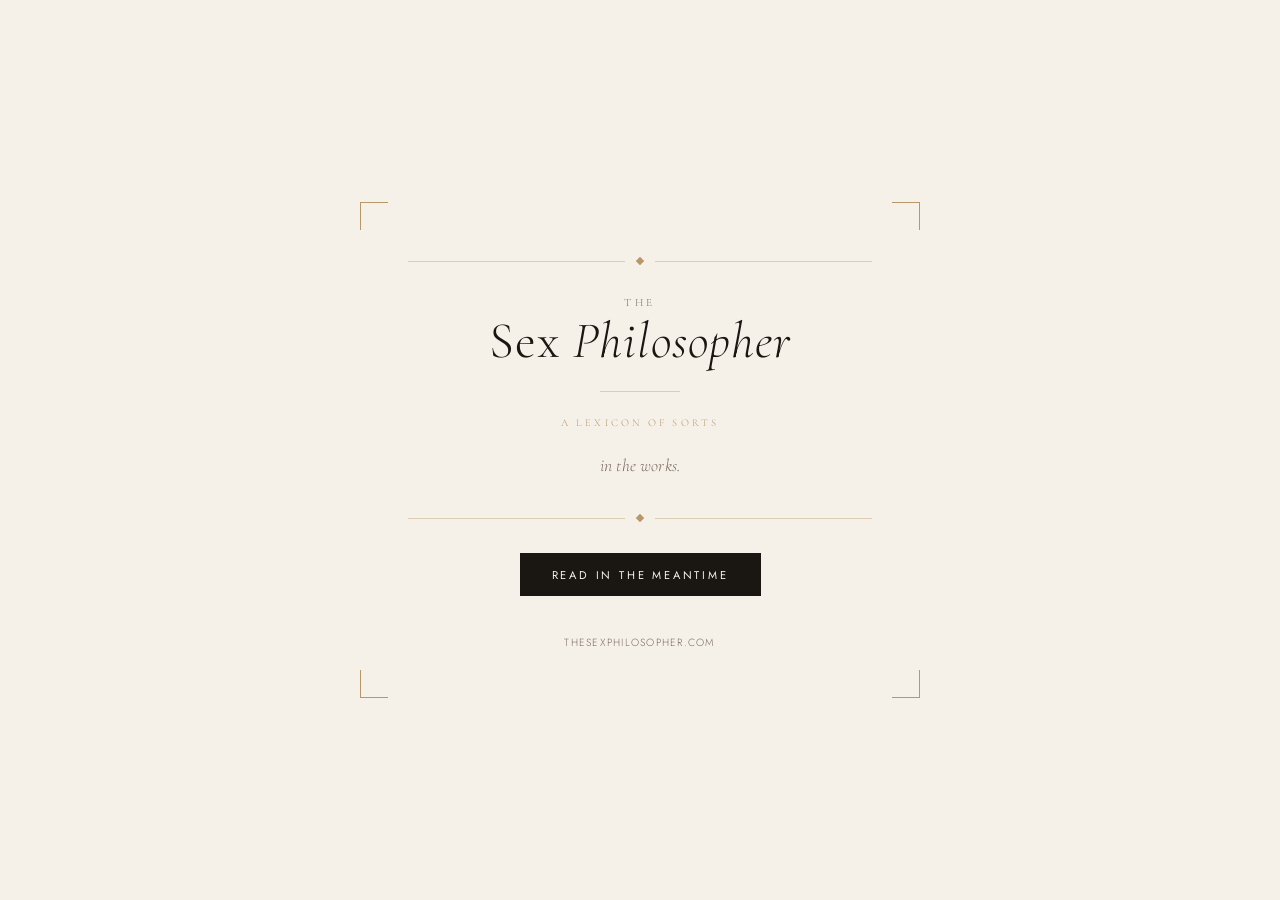
<file: index.html>
<!DOCTYPE html>
<html lang="en">
<head>
  <meta charset="UTF-8" />
  <meta name="viewport" content="width=device-width, initial-scale=1.0" />
  <title>The Sex Philosopher</title>
  <link rel="preconnect" href="https://fonts.googleapis.com" />
  <link rel="preconnect" href="https://fonts.gstatic.com" crossorigin />
  <link href="https://fonts.googleapis.com/css2?family=Cormorant+Garamond:ital,wght@0,300;0,400;0,600;1,300;1,400&family=Cormorant+SC:wght@300;400&family=Jost:wght@200;300;400&display=swap" rel="stylesheet" />
  <style>
    *, *::before, *::after {
      box-sizing: border-box;
      margin: 0;
      padding: 0;
    }

    :root {
      --ink:        #1a1612;
      --parchment:  #f5f0e8;
      --gold:       #b8986a;
      --gold-light: #d4b88a;
      --muted:      #7a6e62;
      --rule:       rgba(184, 152, 106, 0.4);
    }

    html, body {
      height: 100%;
    }

    body {
      background-color: var(--parchment);
      color: var(--ink);
      font-family: 'Jost', sans-serif;
      font-weight: 300;
      display: flex;
      flex-direction: column;
      align-items: center;
      justify-content: center;
      min-height: 100vh;
      padding: 2rem 1.5rem;
      letter-spacing: 0.01em;
    }

    /* ── Deco frame ── */
    .frame {
      position: relative;
      width: 100%;
      max-width: 560px;
      padding: 3.5rem 3rem 3rem;
      text-align: center;
    }

    /* Corner ornaments */
    .frame::before,
    .frame::after,
    .corner-bl,
    .corner-br {
      content: '';
      position: absolute;
      width: 28px;
      height: 28px;
    }
    .frame::before  { top: 0;    left: 0;    border-top: 1.5px solid var(--gold); border-left: 1.5px solid var(--gold); }
    .frame::after   { top: 0;    right: 0;   border-top: 1.5px solid var(--gold); border-right: 1.5px solid var(--gold); }
    .corner-bl      { bottom: 0; left: 0;    border-bottom: 1.5px solid var(--gold); border-left: 1.5px solid var(--gold); }
    .corner-br      { bottom: 0; right: 0;   border-bottom: 1.5px solid var(--gold); border-right: 1.5px solid var(--gold); }

    /* ── Diamond rule ── */
    .rule {
      display: flex;
      align-items: center;
      gap: 0.75rem;
      margin-bottom: 2rem;
    }
    .rule-line {
      flex: 1;
      height: 1px;
      background: var(--rule);
    }
    .rule-diamond {
      width: 6px;
      height: 6px;
      background: var(--gold);
      transform: rotate(45deg);
      flex-shrink: 0;
    }

    /* ── Wordmark ── */
    .wordmark {
      margin-bottom: 0.25rem;
    }
    .wordmark-the {
      font-family: 'Cormorant SC', serif;
      font-size: 0.7rem;
      font-weight: 300;
      letter-spacing: 0.35em;
      color: var(--muted);
      text-transform: uppercase;
      display: block;
      margin-bottom: 0.4rem;
    }
    .wordmark-title {
      font-family: 'Cormorant Garamond', serif;
      font-size: clamp(2.4rem, 7vw, 3.2rem);
      font-weight: 300;
      line-height: 1;
      letter-spacing: 0.02em;
      color: var(--ink);
    }
    .wordmark-title em {
      font-style: italic;
      font-weight: 300;
    }

    /* ── Middle rule ── */
    .rule-mid {
      margin: 1.5rem auto 1.5rem;
      width: 80px;
      height: 1px;
      background: var(--rule);
    }

    /* ── Status line ── */
    .status {
      font-family: 'Cormorant SC', serif;
      font-size: 0.65rem;
      letter-spacing: 0.3em;
      color: var(--gold);
      text-transform: uppercase;
      margin-bottom: 1.4rem;
    }

    /* ── Tagline ── */
    .tagline {
      font-family: 'Cormorant Garamond', serif;
      font-style: italic;
      font-size: 1.1rem;
      line-height: 1.65;
      color: var(--muted);
      max-width: 360px;
      margin: 0 auto 2.2rem;
    }

    /* ── Bottom rule ── */
    .rule-bottom {
      margin-bottom: 2rem;
    }

    /* ── CTA ── */
    .cta {
      display: inline-block;
      font-family: 'Jost', sans-serif;
      font-size: 0.7rem;
      font-weight: 400;
      letter-spacing: 0.25em;
      text-transform: uppercase;
      color: var(--parchment);
      background: var(--ink);
      text-decoration: none;
      padding: 0.85rem 2rem;
      transition: background 0.25s ease, color 0.25s ease;
    }
    .cta:hover {
      background: var(--gold);
      color: var(--ink);
    }

    /* ── Footer note ── */
    .foot {
      margin-top: 2.4rem;
      font-size: 0.65rem;
      letter-spacing: 0.12em;
      color: var(--muted);
      text-transform: uppercase;
    }

    @media (max-width: 420px) {
      .frame {
        padding: 3rem 1.75rem 2.5rem;
      }
    }

    @media (prefers-reduced-motion: no-preference) {
      .frame {
        animation: fadeUp 0.8s ease both;
      }
      @keyframes fadeUp {
        from { opacity: 0; transform: translateY(12px); }
        to   { opacity: 1; transform: translateY(0); }
      }
    }
  </style>
</head>
<body>

  <div class="frame">
    <div class="corner-bl"></div>
    <div class="corner-br"></div>

    <div class="rule">
      <div class="rule-line"></div>
      <div class="rule-diamond"></div>
      <div class="rule-line"></div>
    </div>

    <div class="wordmark">
      <span class="wordmark-the">The</span>
      <div class="wordmark-title">Sex <em>Philosopher</em></div>
    </div>

    <div class="rule-mid"></div>

    <p class="status">a lexicon of sorts</p>

    <p class="tagline">
      in the works.
    </p>

    <div class="rule rule-bottom">
      <div class="rule-line"></div>
      <div class="rule-diamond"></div>
      <div class="rule-line"></div>
    </div>

    <a class="cta" href="https://substack.com/@hellojennchang" target="_blank" rel="noopener">
      Read in the meantime
    </a>

    <p class="foot">thesexphilosopher.com</p>
  </div>

</body>
</html>
</file>
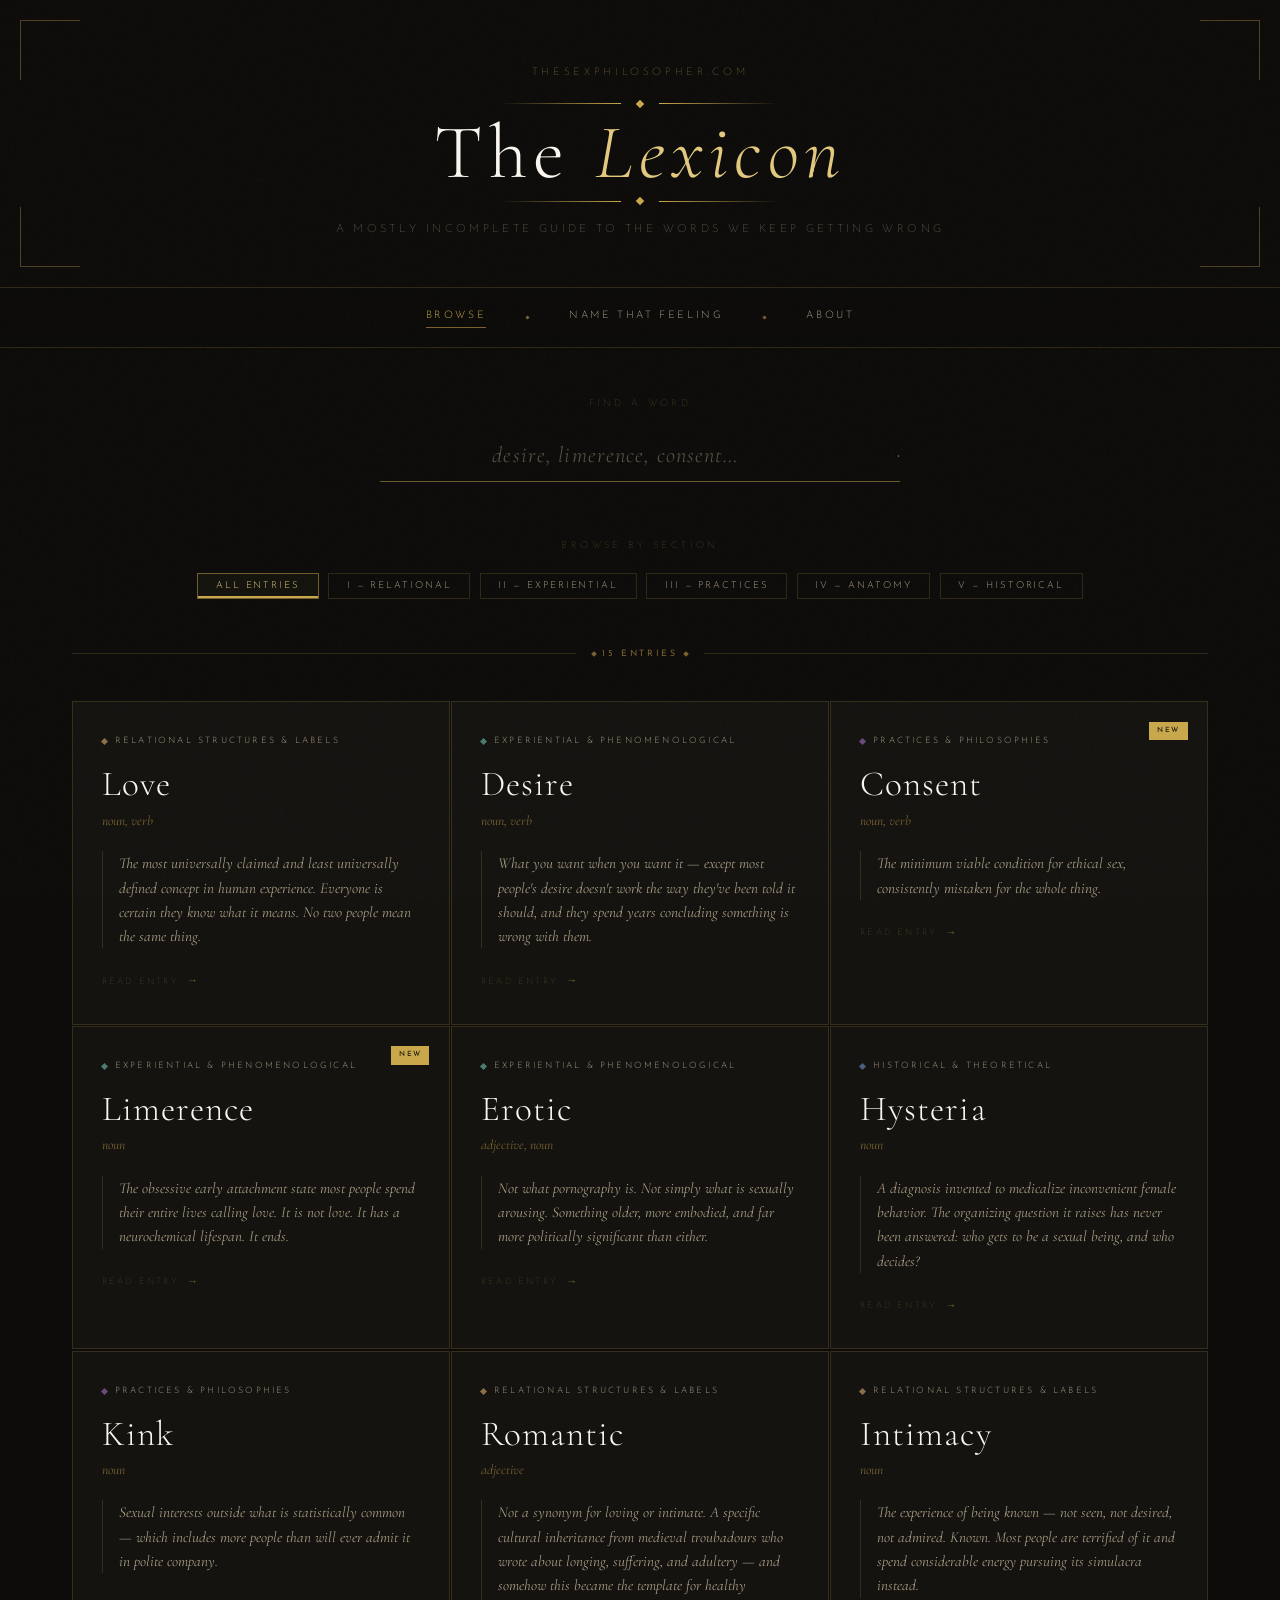
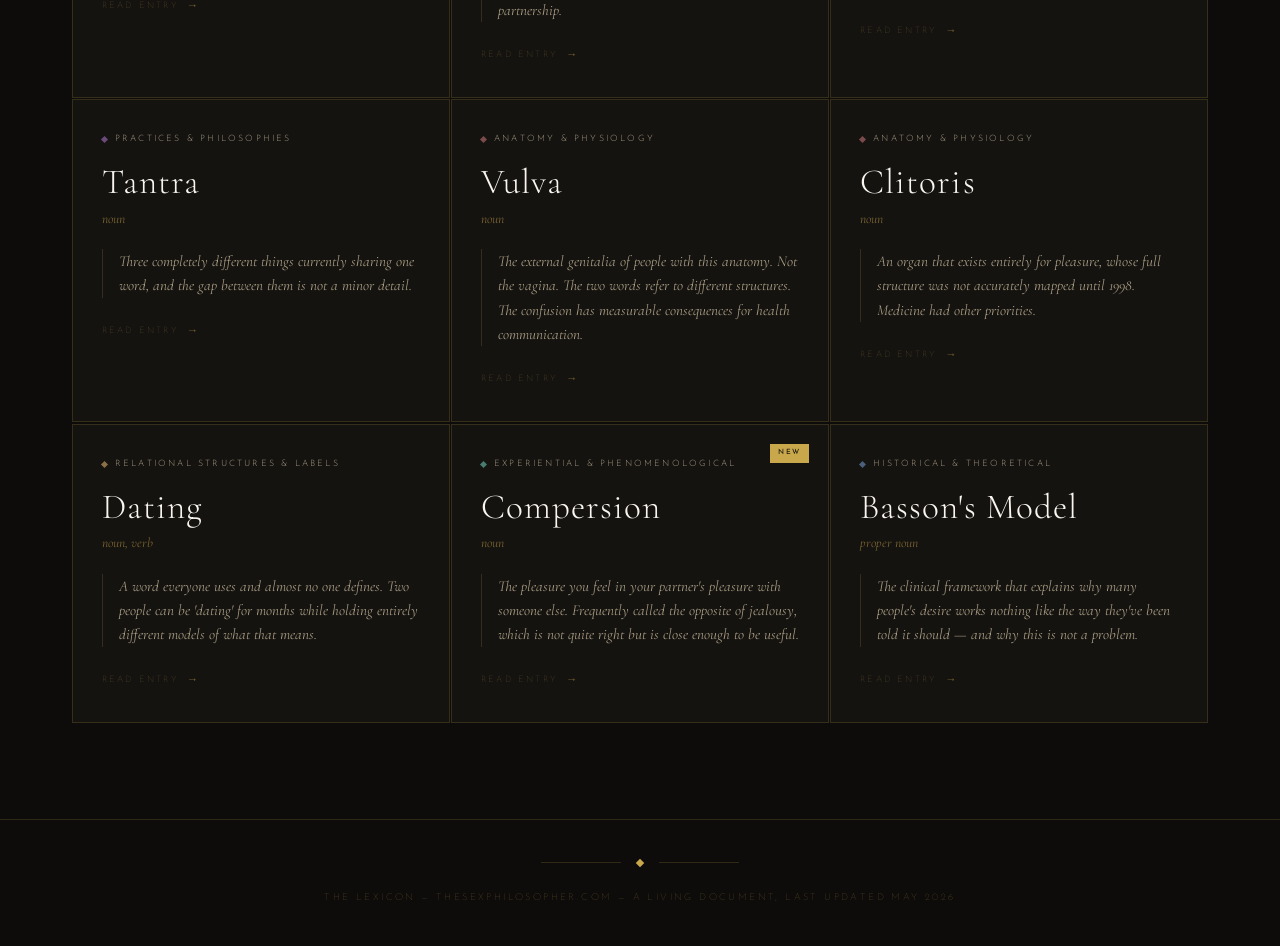
<file: index2.html>
<!DOCTYPE html>
<html lang="en">
<head>
<meta charset="UTF-8">
<meta name="viewport" content="width=device-width, initial-scale=1.0">
<title>The Lexicon — Sex Philosopher</title>
<link rel="preconnect" href="https://fonts.googleapis.com">
<link href="https://fonts.googleapis.com/css2?family=Cormorant+Garamond:ital,wght@0,300;0,400;0,600;1,300;1,400&family=Josefin+Sans:wght@100;300;400&family=Playfair+Display:ital,wght@0,400;1,400&display=swap" rel="stylesheet">

<style>
  :root {
    --bg: #0d0c0a;
    --bg-card: #141310;
    --bg-card-hover: #1a1916;
    --gold: #c9a84c;
    --gold-light: #e2c97e;
    --gold-dim: #7a6230;
    --cream: #f0e8d5;
    --cream-dim: #a89b82;
    --white: #faf6ef;
    --border: rgba(201,168,76,0.18);
    --border-hover: rgba(201,168,76,0.5);
    --tag-I: #8b6f47;
    --tag-II: #4a7b6f;
    --tag-III: #6b4a7b;
    --tag-IV: #7b4a4a;
    --tag-V: #4a5f7b;
  }

  *, *::before, *::after { box-sizing: border-box; margin: 0; padding: 0; }
  html { scroll-behavior: smooth; }

  body {
    background: var(--bg);
    color: var(--cream);
    font-family: 'Cormorant Garamond', Georgia, serif;
    font-size: 18px;
    line-height: 1.7;
    min-height: 100vh;
    overflow-x: hidden;
  }

  /* noise texture */
  body::before {
    content: '';
    position: fixed;
    inset: 0;
    background-image: url("data:image/svg+xml,%3Csvg viewBox='0 0 256 256' xmlns='http://www.w3.org/2000/svg'%3E%3Cfilter id='noise'%3E%3CfeTurbulence type='fractalNoise' baseFrequency='0.9' numOctaves='4' stitchTiles='stitch'/%3E%3C/filter%3E%3Crect width='100%25' height='100%25' filter='url(%23noise)' opacity='0.04'/%3E%3C/svg%3E");
    pointer-events: none;
    z-index: 1000;
    opacity: 0.4;
  }

  /* ── HEADER ── */
  header {
    position: relative;
    text-align: center;
    padding: 4rem 2rem 3rem;
    border-bottom: 1px solid var(--border);
    overflow: hidden;
  }

  .deco-line {
    display: flex;
    align-items: center;
    justify-content: center;
    gap: 1rem;
    margin-bottom: 0.5rem;
  }
  .deco-line::before, .deco-line::after {
    content: '';
    flex: 1;
    max-width: 120px;
    height: 1px;
    background: linear-gradient(90deg, transparent, var(--gold));
  }
  .deco-line::after { background: linear-gradient(90deg, var(--gold), transparent); }

  .deco-diamond {
    width: 6px; height: 6px;
    background: var(--gold);
    transform: rotate(45deg);
    flex-shrink: 0;
  }

  .site-eyebrow {
    font-family: 'Josefin Sans', sans-serif;
    font-weight: 100;
    font-size: 0.65rem;
    letter-spacing: 0.35em;
    text-transform: uppercase;
    color: var(--gold);
    margin-bottom: 1.2rem;
  }

  .site-title {
    font-family: 'Cormorant Garamond', serif;
    font-size: clamp(2.8rem, 6vw, 5rem);
    font-weight: 300;
    letter-spacing: 0.08em;
    color: var(--white);
    line-height: 1;
    margin-bottom: 0.4rem;
  }
  .site-title em { font-style: italic; color: var(--gold-light); }

  .site-subtitle {
    font-family: 'Josefin Sans', sans-serif;
    font-weight: 100;
    font-size: 0.7rem;
    letter-spacing: 0.3em;
    text-transform: uppercase;
    color: var(--cream-dim);
    margin-top: 1rem;
  }

  .corner-ornament {
    position: absolute;
    width: 60px; height: 60px;
    opacity: 0.35;
  }
  .corner-ornament.tl { top: 20px; left: 20px; border-top: 1px solid var(--gold); border-left: 1px solid var(--gold); }
  .corner-ornament.tr { top: 20px; right: 20px; border-top: 1px solid var(--gold); border-right: 1px solid var(--gold); }
  .corner-ornament.bl { bottom: 20px; left: 20px; border-bottom: 1px solid var(--gold); border-left: 1px solid var(--gold); }
  .corner-ornament.br { bottom: 20px; right: 20px; border-bottom: 1px solid var(--gold); border-right: 1px solid var(--gold); }

  /* ── NAV ── */
  nav {
    display: flex;
    align-items: center;
    justify-content: center;
    gap: 2.5rem;
    padding: 1.2rem 2rem;
    border-bottom: 1px solid var(--border);
    position: sticky;
    top: 0;
    background: rgba(13,12,10,0.92);
    backdrop-filter: blur(6px);
    z-index: 100;
  }

  .nav-link {
    font-family: 'Josefin Sans', sans-serif;
    font-weight: 300;
    font-size: 0.65rem;
    letter-spacing: 0.25em;
    text-transform: uppercase;
    color: var(--cream-dim);
    text-decoration: none;
    cursor: pointer;
    border-bottom: 1px solid transparent;
    transition: color 0.2s, border-color 0.2s;
    padding-bottom: 0.1rem;
  }
  .nav-link:hover { color: var(--gold-light); }
  .nav-link.active { color: var(--gold); border-bottom-color: var(--gold-dim); }

  .nav-dot {
    width: 3px; height: 3px;
    background: var(--gold-dim);
    transform: rotate(45deg);
  }

  /* ── MAIN ── */
  main {
    max-width: 1200px;
    margin: 0 auto;
    padding: 3rem 2rem 6rem;
  }

  /* ── SEARCH ── */
  .search-section { margin-bottom: 3.5rem; text-align: center; }

  .search-label {
    font-family: 'Josefin Sans', sans-serif;
    font-weight: 100;
    font-size: 0.6rem;
    letter-spacing: 0.35em;
    text-transform: uppercase;
    color: var(--gold-dim);
    display: block;
    margin-bottom: 1rem;
  }

  .search-wrapper { position: relative; max-width: 520px; margin: 0 auto; }

  .search-input {
    width: 100%;
    background: transparent;
    border: none;
    border-bottom: 1px solid var(--border-hover);
    padding: 0.8rem 3rem 0.8rem 0;
    font-family: 'Cormorant Garamond', serif;
    font-size: 1.4rem;
    font-weight: 300;
    color: var(--white);
    outline: none;
    text-align: center;
    letter-spacing: 0.05em;
    transition: border-color 0.3s;
    caret-color: var(--gold);
  }
  .search-input::placeholder { color: var(--cream-dim); opacity: 0.5; font-style: italic; }
  .search-input:focus { border-bottom-color: var(--gold); }

  .search-icon {
    position: absolute;
    right: 0; top: 50%;
    transform: translateY(-50%);
    color: var(--gold-dim);
    font-size: 0.6rem;
    pointer-events: none;
    transition: color 0.3s;
  }
  .search-input:focus ~ .search-icon { color: var(--gold); }

  /* ── FILTERS ── */
  .filter-section { margin-bottom: 3rem; }

  .filter-label {
    font-family: 'Josefin Sans', sans-serif;
    font-weight: 100;
    font-size: 0.6rem;
    letter-spacing: 0.35em;
    text-transform: uppercase;
    color: var(--gold-dim);
    text-align: center;
    display: block;
    margin-bottom: 1.2rem;
  }

  .filter-tabs {
    display: flex;
    justify-content: center;
    flex-wrap: wrap;
    gap: 0.6rem;
  }

  .filter-tab {
    font-family: 'Josefin Sans', sans-serif;
    font-weight: 300;
    font-size: 0.6rem;
    letter-spacing: 0.2em;
    text-transform: uppercase;
    padding: 0.45rem 1.1rem;
    border: 1px solid var(--border);
    background: transparent;
    color: var(--cream-dim);
    cursor: pointer;
    transition: all 0.2s;
    position: relative;
    overflow: hidden;
  }
  .filter-tab::after {
    content: '';
    position: absolute;
    bottom: 0; left: 0; right: 0;
    height: 1.5px;
    transform: scaleX(0);
    transition: transform 0.2s;
  }
  .filter-tab[data-cat="all"]::after  { background: var(--gold); }
  .filter-tab[data-cat="I"]::after   { background: var(--tag-I); }
  .filter-tab[data-cat="II"]::after  { background: var(--tag-II); }
  .filter-tab[data-cat="III"]::after { background: var(--tag-III); }
  .filter-tab[data-cat="IV"]::after  { background: var(--tag-IV); }
  .filter-tab[data-cat="V"]::after   { background: var(--tag-V); }

  .filter-tab:hover, .filter-tab.active {
    border-color: var(--border-hover);
    color: var(--gold-light);
    background: rgba(201,168,76,0.04);
  }
  .filter-tab.active::after, .filter-tab:hover::after { transform: scaleX(1); }

  /* ── DIVIDER ── */
  .deco-divider {
    display: flex;
    align-items: center;
    gap: 1rem;
    margin-bottom: 2.5rem;
  }
  .deco-divider::before, .deco-divider::after {
    content: '';
    flex: 1;
    height: 1px;
    background: var(--border);
  }
  .deco-divider-inner {
    display: flex;
    align-items: center;
    gap: 0.4rem;
  }
  .deco-divider-inner span {
    font-family: 'Josefin Sans', sans-serif;
    font-size: 0.55rem;
    letter-spacing: 0.3em;
    text-transform: uppercase;
    color: var(--gold-dim);
  }
  .mini-diamond {
    width: 4px; height: 4px;
    background: var(--gold-dim);
    transform: rotate(45deg);
  }

  /* ── CARD GRID ── */
  .card-grid {
    display: grid;
    grid-template-columns: repeat(auto-fill, minmax(300px, 1fr));
    gap: 1.5px;
  }

  /* ── ENTRY CARD ── */
  .entry-card {
    background: var(--bg-card);
    border: 1px solid var(--border);
    padding: 2rem 1.8rem;
    cursor: pointer;
    transition: all 0.25s ease;
    position: relative;
    overflow: hidden;
    animation: fadeUp 0.4s ease both;
  }

  @keyframes fadeUp {
    from { opacity: 0; transform: translateY(12px); }
    to   { opacity: 1; transform: translateY(0); }
  }

  .entry-card::before {
    content: '';
    position: absolute;
    top: 0; left: 0; right: 0;
    height: 2px;
    opacity: 0;
    transition: opacity 0.25s;
  }
  .entry-card[data-cat="I"]::before   { background: var(--tag-I); }
  .entry-card[data-cat="II"]::before  { background: var(--tag-II); }
  .entry-card[data-cat="III"]::before { background: var(--tag-III); }
  .entry-card[data-cat="IV"]::before  { background: var(--tag-IV); }
  .entry-card[data-cat="V"]::before   { background: var(--tag-V); }

  .entry-card:hover {
    background: var(--bg-card-hover);
    border-color: var(--border-hover);
    transform: translateY(-2px);
  }
  .entry-card:hover::before { opacity: 1; }

  .card-cat-tag {
    font-family: 'Josefin Sans', sans-serif;
    font-weight: 300;
    font-size: 0.55rem;
    letter-spacing: 0.25em;
    text-transform: uppercase;
    margin-bottom: 1rem;
    display: flex;
    align-items: center;
    gap: 0.5rem;
  }
  .cat-dot {
    width: 5px; height: 5px;
    transform: rotate(45deg);
    flex-shrink: 0;
  }
  .entry-card[data-cat="I"]   .cat-dot { background: var(--tag-I); }
  .entry-card[data-cat="II"]  .cat-dot { background: var(--tag-II); }
  .entry-card[data-cat="III"] .cat-dot { background: var(--tag-III); }
  .entry-card[data-cat="IV"]  .cat-dot { background: var(--tag-IV); }
  .entry-card[data-cat="V"]   .cat-dot { background: var(--tag-V); }
  .card-cat-tag span { color: var(--cream-dim); }

  .card-word {
    font-family: 'Cormorant Garamond', serif;
    font-size: 2.2rem;
    font-weight: 300;
    letter-spacing: 0.03em;
    color: var(--white);
    line-height: 1.1;
    margin-bottom: 0.3rem;
  }
  .card-pos {
    font-family: 'Cormorant Garamond', serif;
    font-style: italic;
    font-size: 0.85rem;
    color: var(--gold-dim);
    margin-bottom: 1.2rem;
  }
  .card-brief {
    font-size: 0.95rem;
    color: var(--cream-dim);
    line-height: 1.6;
    font-style: italic;
    border-left: 1px solid var(--border);
    padding-left: 1rem;
  }
  .card-open-hint {
    font-family: 'Josefin Sans', sans-serif;
    font-weight: 100;
    font-size: 0.55rem;
    letter-spacing: 0.25em;
    text-transform: uppercase;
    color: var(--gold-dim);
    margin-top: 1.5rem;
    display: flex;
    align-items: center;
    gap: 0.5rem;
    transition: color 0.2s;
  }
  .entry-card:hover .card-open-hint { color: var(--gold); }
  .card-open-hint::after { content: '→'; font-size: 0.7rem; }

  .new-badge {
    font-family: 'Josefin Sans', sans-serif;
    font-size: 0.45rem;
    letter-spacing: 0.2em;
    text-transform: uppercase;
    background: var(--gold);
    color: var(--bg);
    padding: 0.2rem 0.5rem;
    position: absolute;
    top: 1.2rem; right: 1.2rem;
    font-weight: 400;
  }

  /* ── NOT FOUND ── */
  .not-found {
    display: none;
    text-align: center;
    padding: 4rem 2rem;
    animation: fadeUp 0.3s ease;
  }
  .not-found.visible { display: block; }

  .not-found-title {
    font-family: 'Cormorant Garamond', serif;
    font-size: 1.8rem;
    font-weight: 300;
    font-style: italic;
    color: var(--cream-dim);
    margin-bottom: 1rem;
  }
  .not-found-body {
    font-size: 0.95rem;
    color: var(--cream-dim);
    max-width: 440px;
    margin: 0 auto 2rem;
    opacity: 0.7;
  }
  .submit-form { max-width: 420px; margin: 0 auto; }
  .submit-input {
    width: 100%;
    background: transparent;
    border: none;
    border-bottom: 1px solid var(--border);
    padding: 0.7rem 0;
    font-family: 'Cormorant Garamond', serif;
    font-style: italic;
    font-size: 1.1rem;
    color: var(--white);
    outline: none;
    text-align: center;
    margin-bottom: 1rem;
    transition: border-color 0.3s;
    caret-color: var(--gold);
  }
  .submit-input:focus { border-color: var(--gold); }
  .submit-input::placeholder { color: var(--cream-dim); opacity: 0.5; }
  .submit-btn {
    font-family: 'Josefin Sans', sans-serif;
    font-weight: 300;
    font-size: 0.6rem;
    letter-spacing: 0.3em;
    text-transform: uppercase;
    background: transparent;
    border: 1px solid var(--gold-dim);
    color: var(--gold);
    padding: 0.7rem 2rem;
    cursor: pointer;
    transition: all 0.2s;
  }
  .submit-btn:hover { background: rgba(201,168,76,0.06); border-color: var(--gold); }

  /* ── MODAL ── */
  .modal-overlay {
    position: fixed;
    inset: 0;
    background: rgba(13,12,10,0.92);
    z-index: 500;
    display: flex;
    align-items: center;
    justify-content: center;
    padding: 2rem;
    opacity: 0;
    pointer-events: none;
    transition: opacity 0.3s;
    backdrop-filter: blur(4px);
  }
  .modal-overlay.open { opacity: 1; pointer-events: all; }

  .modal-card {
    background: var(--bg-card);
    border: 1px solid var(--border-hover);
    max-width: 680px;
    width: 100%;
    max-height: 88vh;
    overflow-y: auto;
    padding: 3rem;
    position: relative;
    transform: translateY(20px);
    transition: transform 0.3s;
    scrollbar-width: thin;
    scrollbar-color: var(--gold-dim) transparent;
  }
  .modal-overlay.open .modal-card { transform: translateY(0); }

  .modal-card::before {
    content: '';
    position: absolute;
    top: 0; left: 0; right: 0;
    height: 2px;
  }
  .modal-card[data-cat="I"]::before   { background: var(--tag-I); }
  .modal-card[data-cat="II"]::before  { background: var(--tag-II); }
  .modal-card[data-cat="III"]::before { background: var(--tag-III); }
  .modal-card[data-cat="IV"]::before  { background: var(--tag-IV); }
  .modal-card[data-cat="V"]::before   { background: var(--tag-V); }

  .modal-close {
    position: absolute;
    top: 1.5rem; right: 1.5rem;
    background: none;
    border: none;
    color: var(--cream-dim);
    font-family: 'Josefin Sans', sans-serif;
    font-size: 0.6rem;
    letter-spacing: 0.2em;
    text-transform: uppercase;
    cursor: pointer;
    transition: color 0.2s;
  }
  .modal-close:hover { color: var(--gold); }

  .modal-cat {
    font-family: 'Josefin Sans', sans-serif;
    font-weight: 100;
    font-size: 0.6rem;
    letter-spacing: 0.3em;
    text-transform: uppercase;
    color: var(--cream-dim);
    margin-bottom: 1.5rem;
    display: flex;
    align-items: center;
    gap: 0.5rem;
  }
  .modal-word {
    font-family: 'Cormorant Garamond', serif;
    font-size: clamp(2.5rem, 5vw, 3.8rem);
    font-weight: 300;
    letter-spacing: 0.04em;
    color: var(--white);
    line-height: 1;
    margin-bottom: 0.4rem;
  }
  .modal-meta {
    font-family: 'Cormorant Garamond', serif;
    font-style: italic;
    font-size: 0.9rem;
    color: var(--gold-dim);
    margin-bottom: 0.3rem;
  }
  .modal-pronunciation {
    font-family: 'Josefin Sans', sans-serif;
    font-weight: 100;
    font-size: 0.65rem;
    letter-spacing: 0.15em;
    color: var(--cream-dim);
    margin-bottom: 2rem;
  }

  .modal-divider {
    height: 1px;
    background: var(--border);
    margin: 2rem 0;
    position: relative;
  }
  .modal-divider::after {
    content: '◆';
    position: absolute;
    left: 50%; top: 50%;
    transform: translate(-50%,-50%);
    font-size: 0.4rem;
    color: var(--gold-dim);
    background: var(--bg-card);
    padding: 0 0.5rem;
  }

  .modal-section-label {
    font-family: 'Josefin Sans', sans-serif;
    font-weight: 300;
    font-size: 0.55rem;
    letter-spacing: 0.3em;
    text-transform: uppercase;
    color: var(--gold);
    margin-bottom: 0.8rem;
    display: flex;
    align-items: center;
    gap: 0.6rem;
  }
  .modal-section-label::after { content: ''; flex: 1; height: 1px; background: var(--border); }

  .modal-section { margin-bottom: 2rem; }

  .modal-brief {
    font-size: 1.15rem;
    font-style: italic;
    color: var(--cream);
    line-height: 1.6;
    border-left: 2px solid var(--gold-dim);
    padding-left: 1.2rem;
  }
  .modal-body {
    font-size: 1rem;
    color: var(--cream-dim);
    line-height: 1.8;
  }

  .modal-also-see {
    display: flex;
    flex-wrap: wrap;
    gap: 0.5rem;
    margin-top: 0.5rem;
  }
  .also-see-tag {
    font-family: 'Josefin Sans', sans-serif;
    font-size: 0.6rem;
    letter-spacing: 0.15em;
    text-transform: uppercase;
    padding: 0.3rem 0.8rem;
    border: 1px solid var(--border);
    color: var(--cream-dim);
    cursor: pointer;
    background: transparent;
    transition: all 0.2s;
  }
  .also-see-tag:hover { border-color: var(--gold-dim); color: var(--gold-light); }

  /* ── GAME ── */
  .game-wrap { max-width: 680px; margin: 0 auto; }

  .game-panel {
    border: 1px solid var(--border);
    padding: 3.5rem 3rem;
    text-align: center;
    position: relative;
    overflow: hidden;
  }
  .game-panel::before {
    content: '';
    position: absolute;
    inset: 0;
    background: linear-gradient(135deg, rgba(201,168,76,0.03) 0%, transparent 60%);
    pointer-events: none;
  }

  .game-eyebrow {
    font-family: 'Josefin Sans', sans-serif;
    font-weight: 100;
    font-size: 0.55rem;
    letter-spacing: 0.38em;
    text-transform: uppercase;
    color: var(--gold);
    margin-bottom: 0.5rem;
  }
  .game-date {
    font-family: 'Josefin Sans', sans-serif;
    font-weight: 100;
    font-size: 0.5rem;
    letter-spacing: 0.28em;
    text-transform: uppercase;
    color: var(--cream-dim);
    opacity: 0.5;
    margin-bottom: 2rem;
  }
  .game-prompt {
    font-family: 'Cormorant Garamond', serif;
    font-style: italic;
    font-size: 0.95rem;
    color: var(--cream-dim);
    margin-bottom: 0.6rem;
  }
  .game-definition {
    font-family: 'Cormorant Garamond', serif;
    font-size: clamp(1.1rem, 2.5vw, 1.4rem);
    color: var(--white);
    max-width: 520px;
    margin: 0 auto 2rem;
    line-height: 1.6;
  }

  .game-options {
    display: flex;
    justify-content: center;
    flex-wrap: wrap;
    gap: 0.6rem;
    margin-bottom: 2rem;
  }
  .game-option {
    font-family: 'Josefin Sans', sans-serif;
    font-weight: 300;
    font-size: 0.65rem;
    letter-spacing: 0.2em;
    text-transform: uppercase;
    padding: 0.55rem 1.3rem;
    border: 1px solid var(--border);
    background: transparent;
    color: var(--cream-dim);
    cursor: pointer;
    transition: all 0.2s;
  }
  .game-option:hover:not(:disabled) {
    border-color: var(--border-hover);
    color: var(--gold-light);
    background: rgba(201,168,76,0.04);
  }
  .game-option.correct { border-color: var(--tag-II); color: #7ecfbf; background: rgba(74,123,111,0.08); }
  .game-option.wrong   { border-color: var(--tag-IV); color: #cf7e7e; background: rgba(123,74,74,0.08); }
  .game-option:disabled { cursor: default; }

  .game-result {
    min-height: 4rem;
    display: flex;
    flex-direction: column;
    align-items: center;
    gap: 1rem;
  }
  .game-verdict {
    font-family: 'Cormorant Garamond', serif;
    font-style: italic;
    font-size: 1.05rem;
    color: var(--gold-light);
    opacity: 0;
    transition: opacity 0.4s;
  }
  .game-verdict.show { opacity: 1; }

  .game-read-btn {
    font-family: 'Josefin Sans', sans-serif;
    font-weight: 300;
    font-size: 0.55rem;
    letter-spacing: 0.28em;
    text-transform: uppercase;
    background: transparent;
    border: 1px solid var(--gold-dim);
    color: var(--gold);
    padding: 0.55rem 1.5rem;
    cursor: pointer;
    display: inline-flex;
    align-items: center;
    gap: 0.5rem;
    opacity: 0;
    pointer-events: none;
    transition: opacity 0.4s, background 0.2s, border-color 0.2s;
  }
  .game-read-btn.show { opacity: 1; pointer-events: all; }
  .game-read-btn:hover { background: rgba(201,168,76,0.06); border-color: var(--gold); }
  .game-read-btn::after { content: '→'; }

  .game-already {
    font-family: 'Cormorant Garamond', serif;
    font-style: italic;
    font-size: 0.95rem;
    color: var(--cream-dim);
    border-top: 1px solid var(--border);
    padding-top: 2rem;
    margin-top: 2rem;
    display: none;
  }

  /* ── ABOUT ── */
  .about-wrap { max-width: 600px; margin: 0 auto; }
  .about-pullquote {
    font-family: 'Cormorant Garamond', serif;
    font-size: 1.15rem;
    font-style: italic;
    color: var(--cream);
    line-height: 1.75;
    border-left: 2px solid var(--gold-dim);
    padding-left: 1.3rem;
    margin-bottom: 2rem;
  }
  .about-body {
    font-size: 0.97rem;
    color: var(--cream-dim);
    line-height: 1.9;
    margin-bottom: 1.5rem;
  }

  /* ── FOOTER ── */
  footer {
    border-top: 1px solid var(--border);
    padding: 2.5rem 2rem;
    text-align: center;
  }
  .footer-deco {
    display: flex;
    align-items: center;
    justify-content: center;
    gap: 1rem;
    margin-bottom: 1.5rem;
  }
  .footer-deco::before, .footer-deco::after {
    content: '';
    width: 80px;
    height: 1px;
    background: var(--border);
  }
  .footer-text {
    font-family: 'Josefin Sans', sans-serif;
    font-weight: 100;
    font-size: 0.6rem;
    letter-spacing: 0.25em;
    text-transform: uppercase;
    color: var(--gold-dim);
  }

  /* ── SCROLLBAR ── */
  ::-webkit-scrollbar { width: 4px; }
  ::-webkit-scrollbar-track { background: transparent; }
  ::-webkit-scrollbar-thumb { background: var(--gold-dim); }

  /* ── RESPONSIVE ── */
  @media (max-width: 600px) {
    header { padding: 3rem 1.5rem 2rem; }
    main { padding: 2rem 1rem 4rem; }
    .modal-card { padding: 2rem 1.5rem; }
    .game-panel { padding: 2.5rem 1.5rem; }
    .card-grid { grid-template-columns: 1fr; gap: 1px; }
    nav { gap: 1.2rem; flex-wrap: wrap; }
  }
</style>
</head>
<body>

<!-- HEADER -->
<header>
  <div class="corner-ornament tl"></div>
  <div class="corner-ornament tr"></div>
  <div class="corner-ornament bl"></div>
  <div class="corner-ornament br"></div>
  <p class="site-eyebrow">thesexphilosopher.com</p>
  <div class="deco-line"><div class="deco-diamond"></div></div>
  <h1 class="site-title">The <em>Lexicon</em></h1>
  <div class="deco-line"><div class="deco-diamond"></div></div>
  <p class="site-subtitle">A mostly incomplete guide to the words we keep getting wrong</p>
</header>

<!-- NAV -->
<nav>
  <a class="nav-link active" onclick="showSection('browse', this)">Browse</a>
  <div class="nav-dot"></div>
  <a class="nav-link" onclick="showSection('game', this)">Name That Feeling</a>
  <div class="nav-dot"></div>
  <a class="nav-link" onclick="showSection('about', this)">About</a>
</nav>

<!-- MAIN -->
<main>

  <!-- BROWSE -->
  <section id="sec-browse">
    <div class="search-section">
      <span class="search-label">find a word</span>
      <div class="search-wrapper">
        <input class="search-input" id="searchInput" type="text"
          placeholder="desire, limerence, consent…"
          oninput="handleSearch(this.value)" autocomplete="off">
        <span class="search-icon">◆</span>
      </div>
    </div>

    <div class="filter-section">
      <span class="filter-label">browse by section</span>
      <div class="filter-tabs">
        <button class="filter-tab active" data-cat="all" onclick="filterCat('all',this)">All Entries</button>
        <button class="filter-tab" data-cat="I"   onclick="filterCat('I',this)">I — Relational</button>
        <button class="filter-tab" data-cat="II"  onclick="filterCat('II',this)">II — Experiential</button>
        <button class="filter-tab" data-cat="III" onclick="filterCat('III',this)">III — Practices</button>
        <button class="filter-tab" data-cat="IV"  onclick="filterCat('IV',this)">IV — Anatomy</button>
        <button class="filter-tab" data-cat="V"   onclick="filterCat('V',this)">V — Historical</button>
      </div>
    </div>

    <div class="deco-divider">
      <div class="deco-divider-inner">
        <div class="mini-diamond"></div>
        <span id="entry-count">15 entries</span>
        <div class="mini-diamond"></div>
      </div>
    </div>

    <div class="card-grid" id="cardGrid"></div>

    <div class="not-found" id="notFound">
      <p class="not-found-title">That word isn't here yet.</p>
      <p class="not-found-body">The gap is the point. If you're looking for something that doesn't exist here, that absence is worth naming. Submit it — it becomes the next entry.</p>
      <div class="submit-form">
        <input class="submit-input" id="submitWord" type="text" placeholder="the word you needed">
        <input class="submit-input" id="submitWhy"  type="text" placeholder="what you were trying to say">
        <button class="submit-btn" onclick="handleSubmit()">Submit for consideration</button>
      </div>
    </div>
  </section>

  <!-- GAME -->
  <section id="sec-game" style="display:none;">
    <div class="game-wrap">
      <div class="game-panel">
        <p class="game-eyebrow">Name That Feeling</p>
        <p class="game-date" id="gameDate"></p>
        <p class="game-prompt">What is the word for this?</p>
        <p class="game-definition" id="gameDefinition"></p>
        <div class="game-options" id="gameOptions"></div>
        <div class="game-result">
          <p class="game-verdict" id="gameVerdict"></p>
          <button class="game-read-btn" id="gameReadBtn" onclick="openEntryFromGame()">Read the full entry</button>
        </div>
        <div class="game-already" id="gameAlready"></div>
      </div>
    </div>
  </section>

  <!-- ABOUT -->
  <section id="sec-about" style="display:none;">
    <div class="about-wrap">
      <div style="text-align:center; margin-bottom:3rem;">
        <div class="deco-line" style="margin-bottom:1.5rem;"><div class="deco-diamond"></div></div>
        <h2 style="font-family:'Cormorant Garamond',serif; font-size:2.5rem; font-weight:300; color:var(--white); margin-bottom:1rem;">About this lexicon</h2>
        <div class="deco-line"><div class="deco-diamond"></div></div>
      </div>
      <p class="about-pullquote">
        "A girl who was trying to figure out life and love and relationships and started asking a shit ton of questions. The more questions I asked, the more questions I got. Everybody had a different version, and every community had a different version — and so hence this lexicon was born."
      </p>
      <p class="about-body">This is not a glossary. It is a philosophical map that connects ancient wisdom traditions to present-day relational confusion to the questions that are coming whether we are ready for them or not.</p>
      <p class="about-body">The method is genealogy as critique: tracing where concepts came from, exposing the assumptions baked into their origins, and using that excavation to imagine things differently. Most people who write about the future of sex start from the present and project forward. This project uses the past to defamiliarize the present so the future becomes imaginable differently.</p>
      <p class="about-body" style="font-style:italic; color:var(--gold-dim); font-size:0.9rem;">Good sex and good relationships require a shared operating language. This lexicon is a tool for building one.</p>
    </div>
  </section>

</main>

<!-- MODAL -->
<div class="modal-overlay" id="modalOverlay" onclick="maybeClose(event)">
  <div class="modal-card" id="modalCard">
    <button class="modal-close" onclick="closeModal()">close ✕</button>
    <div class="modal-cat" id="modalCat"></div>
    <h2 class="modal-word" id="modalWord"></h2>
    <p class="modal-meta" id="modalMeta"></p>
    <p class="modal-pronunciation" id="modalPron"></p>
    <div class="modal-divider"></div>
    <div class="modal-section">
      <div class="modal-section-label">In Brief</div>
      <p class="modal-brief" id="modalBrief"></p>
    </div>
    <div class="modal-section">
      <div class="modal-section-label">Origins</div>
      <p class="modal-body" id="modalOrigins"></p>
    </div>
    <div class="modal-section">
      <div class="modal-section-label">What it means in practice</div>
      <p class="modal-body" id="modalPractice"></p>
    </div>
    <div class="modal-section">
      <div class="modal-section-label">Where it gets complicated</div>
      <p class="modal-body" id="modalComplicated"></p>
    </div>
    <div class="modal-section">
      <div class="modal-section-label">Also see</div>
      <div class="modal-also-see" id="modalAlsoSee"></div>
    </div>
  </div>
</div>

<!-- FOOTER -->
<footer>
  <div class="footer-deco"><div class="deco-diamond"></div></div>
  <p class="footer-text">The Lexicon — thesexphilosopher.com — a living document, last updated May 2026</p>
</footer>

<script>
/* ═══════════════════ ENTRIES ═══════════════════ */
const entries = [
  {
    word:"Love", pos:"noun, verb", pron:"lʌv", cat:"I", catLabel:"Relational Structures & Labels", isNew:false,
    brief:"The most universally claimed and least universally defined concept in human experience. Everyone is certain they know what it means. No two people mean the same thing.",
    origins:"Old English lufu, from Proto-Germanic *lubō. Where English has one word, ancient Greek had nine: eros (passionate desire), philia (deep friendship), storge (familial affection), agape (unconditional love), pragma (enduring commitment), ludus (playful affection), mania (obsessive attachment), philautia (self-love), and xenia (hospitality). The reduction to one word is not a simplification. It is an erasure of an entire taxonomy.",
    practice:"Most relational conflict attributed to 'love' is actually a mismatch of which kind of love two people are talking about. One person means eros; the other means pragma. Both say 'I love you.' Neither knows the conversation has already failed. Fromm argued in The Art of Loving (1956) that love is not a feeling but a practice — requiring care, responsibility, respect, and knowledge. Pop culture disagrees with him and this is most of the problem.",
    complicated:"The love languages framework (Chapman) is Fromm made accessible and partially stripped of rigor. The Chinese concept of ai (愛) is demonstrated through action rather than declaration — 'did you eat yet?' as an expression of love that has no obvious English translation. The single word 'love' does not have room for this.",
    alsoSee:["Limerence","Desire","Romantic","Attachment"]
  },
  {
    word:"Desire", pos:"noun, verb", pron:"dɪˈzʌɪə", cat:"II", catLabel:"Experiential & Phenomenological", isNew:false,
    brief:"What you want when you want it — except most people's desire doesn't work the way they've been told it should, and they spend years concluding something is wrong with them.",
    origins:"From Latin desiderare, possibly from de- (down from) + sidus (star) — a longing for what has fallen from the stars. The etymology already understands absence as its structure.",
    practice:"Rosemary Basson's responsive desire model (2000) is the most clinically significant piece of information most people never encounter outside a therapist's office. The dominant cultural narrative assumes desire arrives spontaneously. Basson's research found that for many people, desire is responsive: it emerges in response to arousal, not before it. Waiting to feel desire before engaging with a partner is, for this profile, waiting for something that arrives after the thing you're waiting for.",
    complicated:"The spontaneous/responsive distinction has been widely adopted in clinical sex therapy and almost entirely absent from popular discourse. The result is that an enormous number of people have concluded they have a desire problem when they have a desire model mismatch.",
    alsoSee:["Limerence","Erotic","Basson's Model"]
  },
  {
    word:"Consent", pos:"noun, verb", pron:"ˈkɒnsɛnt", cat:"III", catLabel:"Practices & Philosophies", isNew:true,
    brief:"The minimum viable condition for ethical sex, consistently mistaken for the whole thing.",
    origins:"From Latin consentire — con (together) + sentire (to feel). To feel together. The legal and cultural evolution has stripped the etymology almost entirely: consent in practice has become a yes/no transaction rather than a mutual orientation.",
    practice:"The enthusiastic consent framework expands the binary into ongoing, affirmative, reversible engagement. You can consent at 9pm and withdraw at 10pm. Consent as culture — the idea that it is an ongoing relational practice rather than a single moment of permission — is where the conversation is going and largely hasn't arrived yet in mainstream discourse.",
    complicated:"The transactional model of consent is better than what preceded it and significantly worse than what's needed. BDSM communities have in many respects more sophisticated consent cultures than mainstream discourse — an irony that gets buried.",
    alsoSee:["Kink","Boundaries","Enthusiastic Consent"]
  },
  {
    word:"Limerence", pos:"noun", pron:"ˈlɪm.ər.əns", cat:"II", catLabel:"Experiential & Phenomenological", isNew:true,
    brief:"The obsessive early attachment state most people spend their entire lives calling love. It is not love. It has a neurochemical lifespan. It ends.",
    origins:"Coined by psychologist Dorothy Tennov in 1979 in Love and Limerence: The Experience of Being in Love. Tennov invented the word because no existing term captured the involuntary, intrusive, obsessive quality of the state.",
    practice:"Limerence is characterized by intrusive thinking about the limerent object, acute sensitivity to their responses, intense fear of rejection. It typically lasts 18 months to three years. The neurochemical profile resembles OCD. When it ends — as it always does — many people mistake the ending for the relationship failing, rather than recognizing that the relationship is now beginning.",
    complicated:"Limerence and love are frequently confused because limerence feels more intense than most love experiences. The distinction matters enormously for relationship decision-making: commitments made during limerence are made under neurological conditions that do not persist.",
    alsoSee:["Love","Attachment","Desire","Parasocial Relationship"]
  },
  {
    word:"Erotic", pos:"adjective, noun", pron:"ɪˈrɒtɪk", cat:"II", catLabel:"Experiential & Phenomenological", isNew:false,
    brief:"Not what pornography is. Not simply what is sexually arousing. Something older, more embodied, and far more politically significant than either.",
    origins:"From Greek eros — the god of love and desire. Eros in Plato's Symposium is not merely sexual: it is the engine of all creation, the longing that moves humans toward beauty, truth, and the good.",
    practice:"Audre Lorde's 1978 essay 'Uses of the Erotic: The Erotic as Power' is the most important text most people have never read. Lorde argues that the erotic is a deep knowledge of the self, a capacity for feeling in its fullest sense. To suppress the erotic is to suppress self-knowledge.",
    complicated:"The erotic/pornographic distinction is one Lorde draws sharply: pornography is sensation without feeling, the erotic is feeling embodied. The distinction is not about content but about the relationship of the person to the experience.",
    alsoSee:["Desire","Sensual","Pornography"]
  },
  {
    word:"Hysteria", pos:"noun", pron:"hɪˈstɪəriə", cat:"V", catLabel:"Historical & Theoretical", isNew:false,
    brief:"A diagnosis invented to medicalize inconvenient female behavior. The organizing question it raises has never been answered: who gets to be a sexual being, and who decides?",
    origins:"From Greek hystera — uterus. The ancient Greeks believed an unsatisfied, 'wandering' uterus caused irrational behavior in women. The diagnosis persisted in Western medicine until 1980. The treatment for centuries was 'pelvic massage' administered by physicians — which is to say, externally-induced orgasm, not named as such.",
    practice:"The hysteria throughline is the conceptual anchor for understanding how medical authority has been used to regulate female sexuality across time. The pattern is consistent: female sexual experience that doesn't serve patriarchal structures gets classified as pathology. What changes is the vocabulary.",
    complicated:"The line from hysteria to contemporary sex tech is direct and underexamined. Vibrators were invented as medical instruments for administering the 'treatment' for hysteria at scale. The technology did not change the politics; it changed the ownership.",
    alsoSee:["Medicalization","Basson's Model","Orgasm Gap","Sex Tech"]
  },
  {
    word:"Kink", pos:"noun", pron:"kɪŋk", cat:"III", catLabel:"Practices & Philosophies", isNew:false,
    brief:"Sexual interests outside what is statistically common — which includes more people than will ever admit it in polite company.",
    origins:"From Dutch kink — a twist in a rope. The clinical literature prefers 'paraphilia' (from Greek para, beyond, + philia, attraction) — but paraphilia carries a pathologizing history that kink communities have largely rejected.",
    practice:"Studies consistently show that people who engage in consensual BDSM and kink practices tend to have better communication skills and higher relationship satisfaction than the general population. This finding receives almost no popular coverage.",
    complicated:"The DSM distinguishes between paraphilias (unusual interests) and paraphilic disorders (interests that cause harm or distress) — a distinction that matters and often gets lost.",
    alsoSee:["BDSM","Consent","Paraphilia"]
  },
  {
    word:"Romantic", pos:"adjective", pron:"rəʊˈmantɪk", cat:"I", catLabel:"Relational Structures & Labels", isNew:false,
    brief:"Not a synonym for loving or intimate. A specific cultural inheritance from medieval troubadours who wrote about longing, suffering, and adultery — and somehow this became the template for healthy partnership.",
    origins:"From the troubadour tradition of 11th–13th century Occitania: courtly love poetry celebrating desire for an unattainable beloved, typically someone else's spouse. The genre was built on impossibility and longing. It was not designed as a model for stable partnership.",
    practice:"The romantic/erotic/intimate distinction is one most people haven't consciously made. Romantic refers to a cultural script of pursuit, gesture, and longing. Erotic refers to embodied desire. Intimate refers to mutual self-disclosure. A relationship can be deeply intimate without being particularly romantic.",
    complicated:"Romantic love as the basis for long-term partnership is historically very recent — roughly 200 years old in mainstream Western culture. The expectation that one person will be simultaneously your romantic ideal, erotic partner, best friend, co-parent, and financial partner across 50+ years is, historically speaking, an experiment. The results are mixed.",
    alsoSee:["Love","Erotic","Intimacy","Limerence"]
  },
  {
    word:"Intimacy", pos:"noun", pron:"ˈɪntɪməsi", cat:"I", catLabel:"Relational Structures & Labels", isNew:false,
    brief:"The experience of being known — not seen, not desired, not admired. Known. Most people are terrified of it and spend considerable energy pursuing its simulacra instead.",
    origins:"From Latin intimus — innermost, superlative of inter (within). Not surface, not performance, not even affection — the place underneath all of that.",
    practice:"The capacity for intimacy requires a stable enough sense of self to risk real self-disclosure. Schnarch's differentiation model argues that most people achieve pseudo-intimacy: the feeling of closeness without the actual risk of being known.",
    complicated:"AI companionship raises the question acutely: can intimacy exist with an entity that cannot be changed by you? The Chinese concept of xīn (心), the heart-mind as a unified organ, suggests that true knowing changes you.",
    alsoSee:["Vulnerability","Differentiation","Parasocial Relationship"]
  },
  {
    word:"Tantra", pos:"noun", pron:"ˈtantrə", cat:"III", catLabel:"Practices & Philosophies", isNew:false,
    brief:"Three completely different things currently sharing one word, and the gap between them is not a minor detail.",
    origins:"From Sanskrit tantra — loom, weave, system. Traditional Tantra is a Hindu and Buddhist ritual tradition dating to approximately the 5th century CE. It was never principally about sex. Western practitioners encountered it in the 19th century and found the sexual elements more interesting than the rest.",
    practice:"The three versions: Traditional Tantra (complex ritual systems; sexuality is one small element); Neo-Tantra (1960s–70s Western repackaging that extracted the sexual elements); Pop Tantra (slow sex, prolonged arousal, spiritual connection — what most people currently mean). All three are real. Almost nobody names which one they mean.",
    complicated:"The commercialization of Tantra in the wellness space has created a landscape where the word primarily functions as branding. This does not make the practices invalid; it makes the vocabulary unreliable.",
    alsoSee:["Somatic Work","Kink","Erotic"]
  },
  {
    word:"Vulva", pos:"noun", pron:"ˈvʌlvə", cat:"IV", catLabel:"Anatomy & Physiology", isNew:false,
    brief:"The external genitalia of people with this anatomy. Not the vagina. The two words refer to different structures. The confusion has measurable consequences for health communication.",
    origins:"From Latin vulva — womb, covering. The vagina, from Latin vagina — sheath, scabbard — refers to the internal canal. Two distinct anatomical structures with two distinct names, one of which is systematically used to refer to both.",
    practice:"The cultural default of 'vagina' to refer to all female genitalia means that most people with vulvas grew up without an accurate word for their own external anatomy. You cannot advocate for your own health using inaccurate vocabulary.",
    complicated:"The misuse is so pervasive that correcting it reads as pedantic. It is not pedantic — it is a literacy issue with real medical stakes. The same imprecision does not exist for the analogous structures in male anatomy. The asymmetry is not coincidental.",
    alsoSee:["Clitoris","Body Literacy","Orgasm Gap"]
  },
  {
    word:"Clitoris", pos:"noun", pron:"ˈklɪtərɪs", cat:"IV", catLabel:"Anatomy & Physiology", isNew:false,
    brief:"An organ that exists entirely for pleasure, whose full structure was not accurately mapped until 1998. Medicine had other priorities.",
    origins:"From Greek kleitoris. Known to anatomists since the 16th century but consistently misrepresented or ignored. The full internal structure was not documented with MRI imaging until Helen O'Connell's 1998 research.",
    practice:"The clitoris is the only human organ whose sole documented function is pleasure. The internal structure means that 'internal' orgasms are, in many cases, clitoral orgasms reached through internal stimulation — a reframe that resolves decades of confusion about vaginal vs. clitoral orgasm as a binary.",
    complicated:"The question of why accurate clitoral anatomy took until 1998 is more interesting than the answer. O'Connell's paper was not controversial — it was simply new information that the field should have had centuries earlier.",
    alsoSee:["Vulva","Orgasm Gap","Body Literacy"]
  },
  {
    word:"Dating", pos:"noun, verb", pron:"ˈdeɪtɪŋ", cat:"I", catLabel:"Relational Structures & Labels", isNew:false,
    brief:"A word everyone uses and almost no one defines. Two people can be 'dating' for months while holding entirely different models of what that means.",
    origins:"A distinctly 20th-century American concept. Before the early 1900s, courtship happened in the home under parental supervision. The shift to public commercial courtship spaces created the need for new vocabulary. 'Dating' is barely 120 years old.",
    practice:"The contemporary meaning of 'dating' contains no agreed-upon status. Are you exclusive? Are you still on apps? 'We're dating' answers none of these questions, and every person in the room has a different assumption about which questions it answers.",
    complicated:"App-mediated dating has accelerated the vocabulary collapse. Situationship, talking, hanging out, seeing each other — the proliferation of semi-terms suggests a genuine cultural need for more precise relational vocabulary that the mainstream has not yet provided.",
    alsoSee:["Romantic","Situationship","Commitment"]
  },
  {
    word:"Compersion", pos:"noun", pron:"kəmˈpɜːʃən", cat:"II", catLabel:"Experiential & Phenomenological", isNew:true,
    brief:"The pleasure you feel in your partner's pleasure with someone else. Frequently called the opposite of jealousy, which is not quite right but is close enough to be useful.",
    origins:"Coined in the Kerista commune in San Francisco in the 1970s–80s. The community needed a word for an experience that had no name in mainstream culture because mainstream culture did not validate the experience as possible.",
    practice:"Compersion is not the absence of jealousy — both can exist simultaneously. It is a distinct positive emotional response: the genuine pleasure of witnessing a partner's joy with another person. Monogamous couples occasionally experience it without a word for it.",
    complicated:"Compersion is sometimes presented in ENM spaces as an ideal to be achieved — something you should feel. Jealousy is not a character flaw; compersion is not an achievement. Both are emotional information.",
    alsoSee:["Jealousy","Polyamory","Attachment"]
  },
  {
    word:"Basson's Model", pos:"proper noun", pron:"ˈbasənz ˈmɒdəl", cat:"V", catLabel:"Historical & Theoretical", isNew:false,
    brief:"The clinical framework that explains why many people's desire works nothing like the way they've been told it should — and why this is not a problem.",
    origins:"Developed by Canadian psychiatrist Rosemary Basson in a 2000 paper. Basson challenged the linear Masters & Johnson sexual response cycle by proposing that for many people, desire is often responsive rather than spontaneous — arising in the context of arousal rather than preceding it.",
    practice:"If you wait to feel desire before engaging in sexual activity, and your desire profile is responsive, you may be waiting for something that only arrives after you've already begun. This is not a failure of desire — it is a different architecture of desire.",
    complicated:"Basson's model has been widely adopted in sex therapy and is almost entirely unknown outside clinical contexts. The Masters & Johnson linear model remains the cultural default, meaning the majority of people with responsive desire patterns have received no framework that validates their experience.",
    alsoSee:["Desire","Spontaneous Desire","Responsive Desire","Masters & Johnson"]
  }
];

/* ═══════════════════ STATE ═══════════════════ */
let currentFilter = 'all';
let currentSearch = '';
let currentGameEntry = null;

/* ═══════════════════ BROWSE ═══════════════════ */
function renderCards() {
  const grid = document.getElementById('cardGrid');
  const nf   = document.getElementById('notFound');
  const cnt  = document.getElementById('entry-count');

  let list = entries.slice();
  if (currentFilter !== 'all') list = list.filter(e => e.cat === currentFilter);
  if (currentSearch) list = list.filter(e =>
    e.word.toLowerCase().includes(currentSearch) ||
    e.brief.toLowerCase().includes(currentSearch) ||
    e.catLabel.toLowerCase().includes(currentSearch)
  );

  grid.innerHTML = '';

  if (!list.length) {
    nf.classList.add('visible');
    cnt.textContent = '0 entries';
    document.getElementById('submitWord').value = currentSearch;
    return;
  }

  nf.classList.remove('visible');
  cnt.textContent = list.length === entries.length
    ? `${entries.length} entries`
    : `${list.length} of ${entries.length} entries`;

  list.forEach((e, i) => {
    const d = document.createElement('div');
    d.className = 'entry-card';
    d.dataset.cat = e.cat;
    d.style.animationDelay = `${i * 0.035}s`;
    d.onclick = () => openModal(e);
    d.innerHTML = `
      ${e.isNew ? '<span class="new-badge">New</span>' : ''}
      <div class="card-cat-tag">
        <div class="cat-dot"></div>
        <span>${e.catLabel}</span>
      </div>
      <h3 class="card-word">${e.word}</h3>
      <p class="card-pos">${e.pos}</p>
      <p class="card-brief">${e.brief}</p>
      <div class="card-open-hint">Read entry</div>
    `;
    grid.appendChild(d);
  });
}

function filterCat(cat, btn) {
  currentFilter = cat;
  document.querySelectorAll('.filter-tab').forEach(t => t.classList.remove('active'));
  btn.classList.add('active');
  renderCards();
}

function handleSearch(val) {
  currentSearch = val.trim().toLowerCase();
  renderCards();
}

function handleSubmit() {
  const w = document.getElementById('submitWord').value.trim();
  if (!w) return;
  const btn = document.querySelector('.submit-btn');
  btn.textContent = 'Submitted — thank you';
  btn.style.color = 'var(--gold-light)';
  btn.style.borderColor = 'var(--gold)';
  setTimeout(() => {
    btn.textContent = 'Submit for consideration';
    btn.style.color = btn.style.borderColor = '';
    document.getElementById('submitWord').value = '';
    document.getElementById('submitWhy').value  = '';
  }, 3000);
}

/* ═══════════════════ MODAL ═══════════════════ */
function openModal(e) {
  const mc = document.getElementById('modalCard');
  mc.dataset.cat = e.cat;

  const colors = { I:'var(--tag-I)', II:'var(--tag-II)', III:'var(--tag-III)', IV:'var(--tag-IV)', V:'var(--tag-V)' };
  document.getElementById('modalCat').innerHTML =
    `<div class="cat-dot" style="background:${colors[e.cat]};width:5px;height:5px;transform:rotate(45deg);display:inline-block;margin-right:0.5rem;flex-shrink:0;"></div>
     <span style="color:var(--cream-dim);font-family:'Josefin Sans',sans-serif;font-size:0.6rem;letter-spacing:0.25em;text-transform:uppercase;">${e.catLabel}</span>`;

  document.getElementById('modalWord').textContent       = e.word;
  document.getElementById('modalMeta').textContent       = e.pos;
  document.getElementById('modalPron').textContent       = `/ ${e.pron} /`;
  document.getElementById('modalBrief').textContent      = e.brief;
  document.getElementById('modalOrigins').textContent    = e.origins;
  document.getElementById('modalPractice').textContent   = e.practice;
  document.getElementById('modalComplicated').textContent = e.complicated;

  const as = document.getElementById('modalAlsoSee');
  as.innerHTML = e.alsoSee.map(w =>
    `<button class="also-see-tag" onclick="crossRef('${w}')">${w}</button>`
  ).join('');

  document.getElementById('modalOverlay').classList.add('open');
  document.body.style.overflow = 'hidden';
}

function crossRef(word) {
  closeModal();
  const found = entries.find(e => e.word.toLowerCase() === word.toLowerCase());
  if (found) setTimeout(() => openModal(found), 300);
  else {
    document.getElementById('searchInput').value = word;
    handleSearch(word);
  }
}

function maybeClose(e) {
  if (e.target === document.getElementById('modalOverlay')) closeModal();
}

function closeModal() {
  document.getElementById('modalOverlay').classList.remove('open');
  document.body.style.overflow = '';
}

document.addEventListener('keydown', e => { if (e.key === 'Escape') closeModal(); });

/* ═══════════════════ GAME ═══════════════════ */
const gamePool = [
  { word:"Limerence",    def:"The obsessive, intrusive, neurochemically distinct state of early attachment that most people spend their entire lives calling love — and that always, without exception, ends.", options:["Love","Obsession","Limerence","Mania","Attachment"] },
  { word:"Compersion",   def:"The pleasure you feel when your partner experiences joy or intimacy with someone else. Frequently called the opposite of jealousy. Not quite accurate, but close enough to be useful.", options:["Empathy","Compersion","Altruism","Jealousy"] },
  { word:"Desire",       def:"For many people, wanting arrives after engagement — not before. Which means those who wait to feel it first are waiting for the wrong signal.", options:["Spontaneous Arousal","Lust","Desire","Low Libido","Intimacy"] },
  { word:"Hysteria",     def:"A medical diagnosis applied almost exclusively to women for over two thousand years. The 'treatment,' administered by physicians, was never named for what it was.", options:["Neurasthenia","Hysteria","Melancholy","Conversion Disorder"] },
  { word:"Tantra",       def:"A 5th-century Hindu and Buddhist ritual tradition in which sexuality is one small element — now primarily understood in the West as slow sex and spiritual connection.", options:["Kama Sutra","Tantra","Neo-Tantra","Sacred Sexuality"] },
  { word:"Consent",      def:"From the Latin 'to feel together.' Currently understood as a transaction. Originally meant as an orientation.", options:["Agreement","Permission","Consent","Assent","Compliance"] },
  { word:"Romantic",     def:"A cultural ideal descended directly from medieval poetry about longing for someone else's spouse. Later repurposed as a model for stable partnership.", options:["Passionate","Romantic","Amorous","Courtly","Intimate"] }
];

function todayKey() {
  const d = new Date();
  return `game-${d.getFullYear()}-${d.getMonth()}-${d.getDate()}`;
}

function loadGame() {
  const dayNum = Math.floor(Date.now() / 86400000);
  const g = gamePool[dayNum % gamePool.length];
  currentGameEntry = entries.find(e => e.word === g.word) || null;

  document.getElementById('gameDate').textContent = new Date().toLocaleDateString('en-US', {
    weekday:'long', month:'long', day:'numeric', year:'numeric'
  });
  document.getElementById('gameDefinition').textContent = g.def;

  const verdict  = document.getElementById('gameVerdict');
  const readBtn  = document.getElementById('gameReadBtn');
  const already  = document.getElementById('gameAlready');
  const optsEl   = document.getElementById('gameOptions');

  verdict.classList.remove('show');
  readBtn.classList.remove('show');
  already.style.display = 'none';
  optsEl.innerHTML = '';

  const played = sessionStorage.getItem(todayKey());

  if (played) {
    already.style.display = 'block';
    const wasCorrect = played === 'correct';
    already.innerHTML = `You've already played today. Come back tomorrow for a new word.<br><br>
      <span style="color:${wasCorrect ? '#7ecfbf' : '#cf7e7e'}">
        ${wasCorrect ? `You got it — the word was ${g.word}.` : `The word was ${g.word}.`}
      </span>`;
    if (currentGameEntry) readBtn.classList.add('show');
    return;
  }

  const shuffled = [...g.options].sort(() => Math.random() - 0.5);
  shuffled.forEach(opt => {
    const btn = document.createElement('button');
    btn.className = 'game-option';
    btn.textContent = opt;
    btn.onclick = () => answerGame(opt, g.word);
    optsEl.appendChild(btn);
  });
}

function answerGame(chosen, correct) {
  document.querySelectorAll('.game-option').forEach(b => {
    b.disabled = true;
    if (b.textContent === correct) b.classList.add('correct');
    else if (b.textContent === chosen && chosen !== correct) b.classList.add('wrong');
  });

  const isCorrect = chosen === correct;
  const verdict = document.getElementById('gameVerdict');
  const readBtn = document.getElementById('gameReadBtn');

  verdict.textContent = isCorrect
    ? `Yes — ${correct}. Read the full entry to understand why it matters.`
    : `The word is ${correct}. Getting it wrong is the whole point.`;
  verdict.classList.add('show');

  if (currentGameEntry) readBtn.classList.add('show');

  sessionStorage.setItem(todayKey(), isCorrect ? 'correct' : 'wrong');
}

function openEntryFromGame() {
  if (currentGameEntry) openModal(currentGameEntry);
}

/* ═══════════════════ NAV ═══════════════════ */
function showSection(name, el) {
  document.getElementById('sec-browse').style.display = name === 'browse' ? 'block' : 'none';
  document.getElementById('sec-game').style.display   = name === 'game'   ? 'block' : 'none';
  document.getElementById('sec-about').style.display  = name === 'about'  ? 'block' : 'none';
  document.querySelectorAll('.nav-link').forEach(l => l.classList.remove('active'));
  if (el) el.classList.add('active');
  if (name === 'game') loadGame();
}

/* ── INIT ── */
renderCards();
</script>
</body>
</html>
</file>
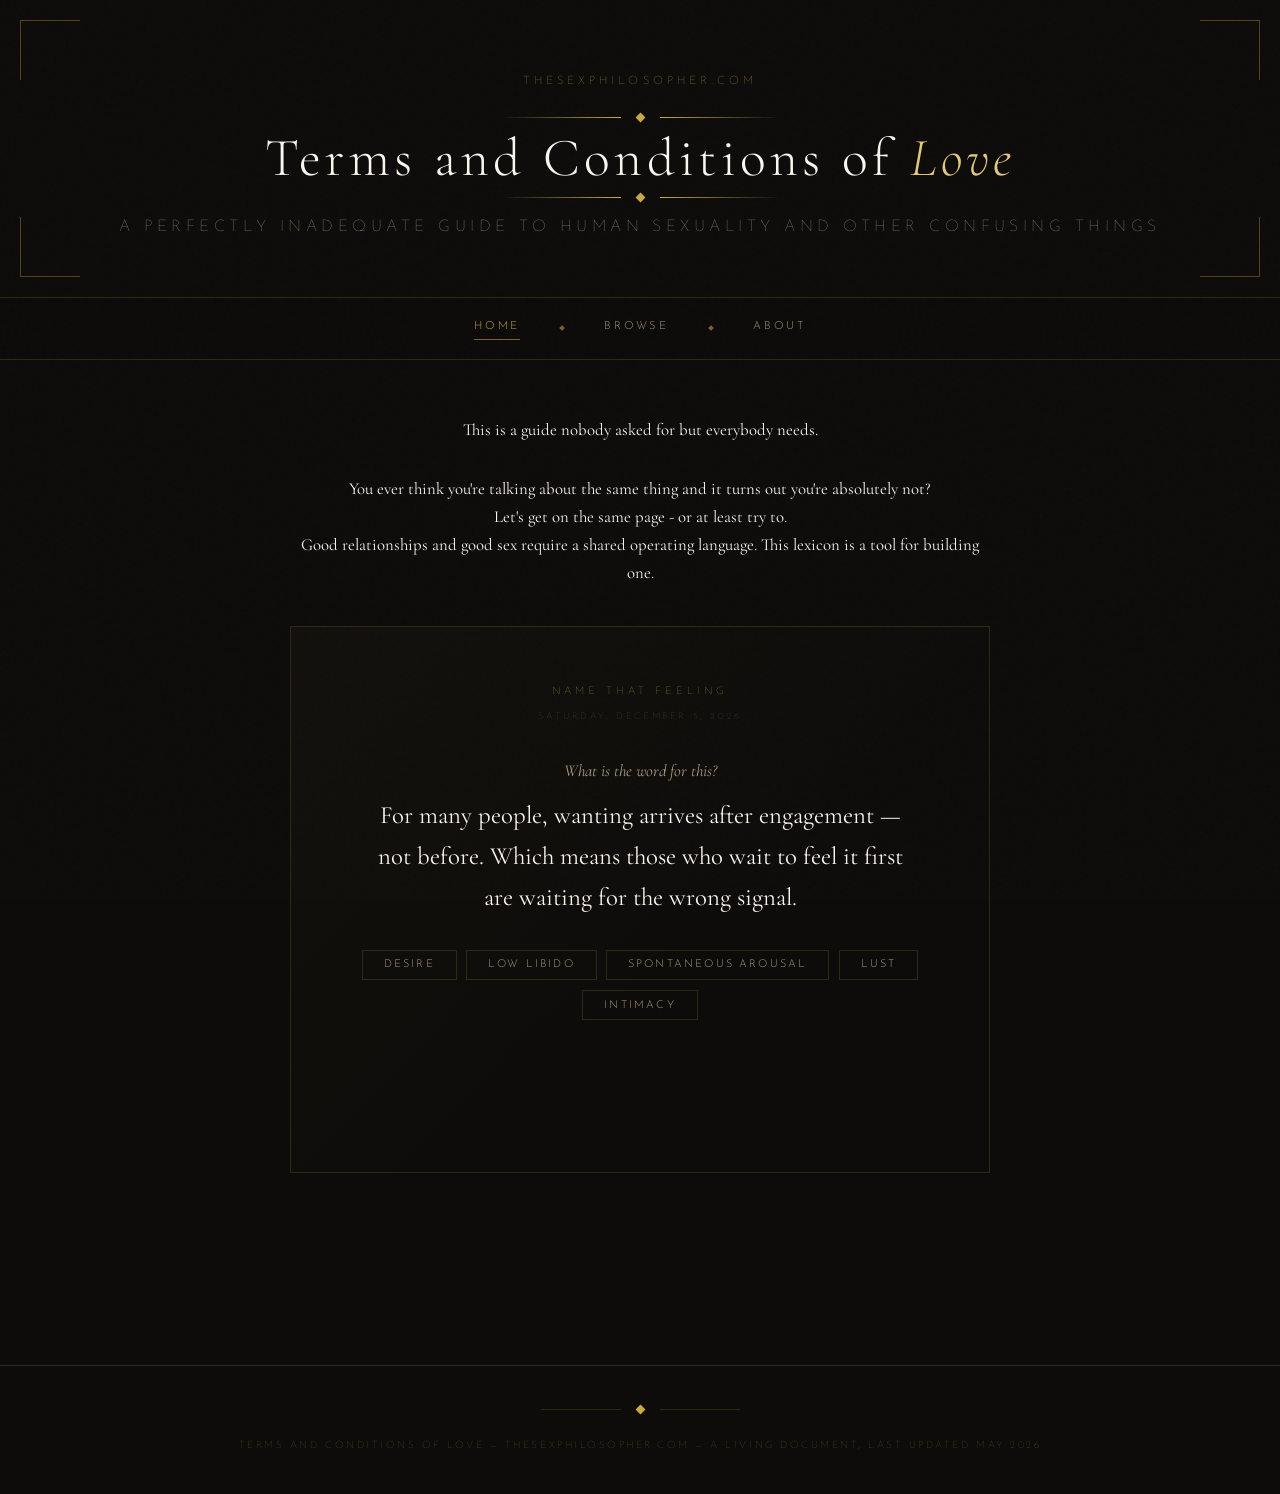
<file: indexWIP.html>
<!DOCTYPE html>
<html lang="en">
<head>
  <meta charset="UTF-8">
  <meta name="viewport" content="width=device-width, initial-scale=1.0">
  <title>Terms and Conditions of Love</title>
  <link rel="preconnect" href="https://fonts.googleapis.com">
  <link href="https://fonts.googleapis.com/css2?family=Cormorant+Garamond:ital,wght@0,300;0,400;0,600;1,300;1,400&family=Josefin+Sans:wght@100;300;400&display=swap" rel="stylesheet">
  <link rel="stylesheet" href="style.css">
</head>
<body>

<!-- HEADER -->
<header>
  <div class="corner-ornament tl"></div>
  <div class="corner-ornament tr"></div>
  <div class="corner-ornament bl"></div>
  <div class="corner-ornament br"></div>

  <p class="site-eyebrow">thesexphilosopher.com</p>
  <div class="deco-line"><div class="deco-diamond"></div></div>
  <h1 class="site-title">Terms and Conditions of <em>Love</em></h1>
  <div class="deco-line"><div class="deco-diamond"></div></div>
  <p class="site-subtitle">A Perfectly Inadequate Guide to Human Sexuality and Other Confusing Things</p>
</header>

<!-- NAV -->
<nav>
  <a class="nav-link active" onclick="showSection('game', this)">Home</a>
  <div class="nav-dot"></div>
  <a class="nav-link" onclick="showSection('browse', this)">Browse</a>
  <div class="nav-dot"></div>
  <a class="nav-link" onclick="showSection('about', this)">About</a>
</nav>

<!-- MAIN -->
<main>
  
 <!-- NAME THAT FEELING — shown first -->
  <section id="sec-game">
<div class="home-intro">
  <p>This is a guide nobody asked for but everybody needs.</p>
  <p>You ever think you're talking about the same thing and it turns out you're absolutely not?<br>Let's get on the same page - or at least try to.
    <br>Good relationships and good sex require a shared operating language. This lexicon is a tool for building one.</p>
</div>
    <div class="game-wrap">
     <div class="game-panel">
        <p class="game-eyebrow">Name That Feeling</p>
        <p class="game-date" id="gameDate"></p>
        <p class="game-prompt">What is the word for this?</p>
        <p class="game-definition" id="gameDefinition"></p>
        <div class="game-options" id="gameOptions"></div>
        <div class="game-result">
          <p class="game-verdict" id="gameVerdict"></p>
          <button class="game-read-btn" id="gameReadBtn" onclick="openEntryFromGame()">Read the full entry</button>
        </div>
        <div class="game-already" id="gameAlready"></div>
      </div>
    </div>
  </section>

  <!-- BROWSE — hidden by default -->
  <section id="sec-browse" style="display:none;">

    <div class="search-section">
      <span class="search-label">find a word</span>
      <div class="search-wrapper">
        <input class="search-input" id="searchInput" type="text"
          placeholder="desire, limerence, consent…"
          oninput="handleSearch(this.value)" autocomplete="off">
        <span class="search-icon">◆</span>
      </div>
    </div>

    <div class="filter-section">
      <span class="filter-label">browse by section</span>
      <div class="filter-tabs">
        <button class="filter-tab active" data-cat="all"  onclick="filterCat('all', this)">All Entries</button>
        <button class="filter-tab" data-cat="I"           onclick="filterCat('I', this)">I — Relational</button>
        <button class="filter-tab" data-cat="II"          onclick="filterCat('II', this)">II — Experiential</button>
        <button class="filter-tab" data-cat="III"         onclick="filterCat('III', this)">III — Practices</button>
        <button class="filter-tab" data-cat="IV"          onclick="filterCat('IV', this)">IV — Anatomy</button>
        <button class="filter-tab" data-cat="V"           onclick="filterCat('V', this)">V — Historical</button>
      </div>
    </div>

    <div class="deco-divider">
      <div class="deco-divider-inner">
        <div class="mini-diamond"></div>
        <span id="entry-count">15 entries</span>
        <div class="mini-diamond"></div>
      </div>
    </div>

    <div class="card-grid" id="cardGrid"></div>

    <div class="not-found" id="notFound">
      <p class="not-found-title">That word isn't here yet.</p>
      <p class="not-found-body">The gap is the point. If you're looking for something that doesn't exist here, that absence is worth naming. Submit it — it becomes the next entry.</p>
      <div class="submit-form">
        <input class="submit-input" id="submitWord" type="text" placeholder="the word you needed">
        <input class="submit-input" id="submitWhy"  type="text" placeholder="what you were trying to say">
        <button class="submit-btn" onclick="handleSubmit()">Submit for consideration</button>
      </div>
    </div>

  </section>

  <!-- ABOUT — hidden by default -->
  <section id="sec-about" style="display:none;">
    <div class="about-wrap">

      <div style="text-align:center; margin-bottom: 3rem;">
        <div class="deco-line" style="margin-bottom:1.5rem;"><div class="deco-diamond"></div></div>
        <h2 class="about-title">About this guide</h2>
        <div class="deco-line"><div class="deco-diamond"></div></div>
      </div>

      <p class="about-pullquote">
        This started because I'm just a girl who is trying to figure out life and love and relationships and started asking a shit ton of questions. The more questions I asked, the more questions I got. I kept asking "well what's your definition of the word?" Everybody had a different answer, and every community had a different version, and so hence this lexicon was born."
      </p>

      <div class="about-section-title">How this is organized</div>

      <div class="about-cat-item">
        <p class="about-cat-name">I — Relational Structures & Labels</p>
        <p class="about-cat-desc">The words we use to organize who we are to each other.</p>
      </div>

      <div class="about-cat-item">
        <p class="about-cat-name">II — Experiential & Phenomenological</p>
        <p class="about-cat-desc">Words for what you feel that you probably don't have a name for yet.</p>
      </div>

      <div class="about-cat-item">
        <p class="about-cat-name">III — Practices & Philosophies</p>
        <p class="about-cat-desc">How people approach sex and connection: the methodologies, frameworks, and schools of thought.</p>
      </div>

      <div class="about-cat-item">
        <p class="about-cat-name">IV — Anatomy & Physiology</p>
        <p class="about-cat-desc">The body, the wheres and whats.</p>
      </div>

      <div class="about-cat-item">
        <p class="about-cat-name">V — Historical & Theoretical</p>
        <p class="about-cat-desc">Where the ideas came from, who built them, and how they came to be what we know now.</p>
      </div>

    </div>
  </section>

</main>

<!-- MODAL -->
<div class="modal-overlay" id="modalOverlay" onclick="maybeClose(event)">
  <div class="modal-card" id="modalCard">
    <button class="modal-close" onclick="closeModal()">close ✕</button>
    <div class="modal-cat" id="modalCat"></div>
    <h2 class="modal-word" id="modalWord"></h2>
    <p class="modal-meta" id="modalMeta"></p>
    <p class="modal-pronunciation" id="modalPron"></p>
    <div class="modal-divider"></div>
    <div class="modal-section">
      <div class="modal-section-label">In Brief</div>
      <p class="modal-brief" id="modalBrief"></p>
    </div>
    <div class="modal-section">
      <div class="modal-section-label">Origins</div>
      <p class="modal-body" id="modalOrigins"></p>
    </div>
    <div class="modal-section">
      <div class="modal-section-label">What it means in practice</div>
      <p class="modal-body" id="modalPractice"></p>
    </div>
    <div class="modal-section">
      <div class="modal-section-label">Where it gets complicated</div>
      <p class="modal-body" id="modalComplicated"></p>
    </div>
    <div class="modal-section">
      <div class="modal-section-label">Also see</div>
      <div class="modal-also-see" id="modalAlsoSee"></div>
    </div>
  </div>
</div>

<!-- FOOTER -->
<footer>
  <div class="footer-deco"><div class="deco-diamond"></div></div>
  <p class="footer-text">Terms and Conditions of Love — thesexphilosopher.com — a living document, last updated May 2026</p>
</footer>

<!-- DATA then LOGIC — order matters -->
<script src="entries.js"></script>
<script src="script.js"></script>

</body>
</html>
</file>
<file: style.css>
:root {
  --bg: #0d0c0a;
  --bg-card: #141310;
  --bg-card-hover: #1a1916;
  --gold: #c9a84c;
  --gold-light: #e2c97e;
  --gold-dim: #7a6230;
  --cream: #f0e8d5;
  --cream-dim: #a89b82;
  --white: #faf6ef;
  --border: rgba(201,168,76,0.18);
  --border-hover: rgba(201,168,76,0.5);
  --tag-I:   #8b6f47;
  --tag-II:  #4a7b6f;
  --tag-III: #6b4a7b;
  --tag-IV:  #7b4a4a;
  --tag-V:   #4a5f7b;
}

*, *::before, *::after { box-sizing: border-box; margin: 0; padding: 0; }
html { scroll-behavior: smooth; }

body {
  background: var(--bg);
  color: var(--cream);
  font-family: 'Cormorant Garamond', Georgia, serif;
  font-size: 20px;
  line-height: 1.7;
  min-height: 100vh;
  overflow-x: hidden;
}

/* noise overlay */
body::before {
  content: '';
  position: fixed;
  inset: 0;
  background-image: url("data:image/svg+xml,%3Csvg viewBox='0 0 256 256' xmlns='http://www.w3.org/2000/svg'%3E%3Cfilter id='noise'%3E%3CfeTurbulence type='fractalNoise' baseFrequency='0.9' numOctaves='4' stitchTiles='stitch'/%3E%3C/filter%3E%3Crect width='100%25' height='100%25' filter='url(%23noise)' opacity='0.04'/%3E%3C/svg%3E");
  pointer-events: none;
  z-index: 1000;
  opacity: 0.4;
}

/* ── HEADER ── */
header {
  position: relative;
  text-align: center;
  padding: 4.5rem 2rem 3.5rem;
  border-bottom: 1px solid var(--border);
  overflow: hidden;
}

.deco-line {
  display: flex;
  align-items: center;
  justify-content: center;
  gap: 1rem;
  margin: 0.6rem 0;
}
.deco-line::before, .deco-line::after {
  content: '';
  flex: 1;
  max-width: 120px;
  height: 1px;
  background: linear-gradient(90deg, transparent, var(--gold));
}
.deco-line::after { background: linear-gradient(90deg, var(--gold), transparent); }

.deco-diamond {
  width: 7px; height: 7px;
  background: var(--gold);
  transform: rotate(45deg);
  flex-shrink: 0;
}

.site-eyebrow {
  font-family: 'Josefin Sans', sans-serif;
  font-weight: 100;
  font-size: 0.72rem;
  letter-spacing: 0.35em;
  text-transform: uppercase;
  color: var(--gold);
  margin-bottom: 1.4rem;
}

.site-title {
  font-family: 'Cormorant Garamond', serif;
  font-size: clamp(2rem, 4.2vw, 4rem);
  font-weight: 250;
  letter-spacing: 0.08em;
  color: var(--white);
  line-height: 1;
  margin: 0.3rem 0;
}
.site-title em { font-style: italic; color: var(--gold-light); }

.site-subtitle {
  font-family: 'Josefin Sans', sans-serif;
  font-weight: 100;
  font-size: 1rem;
  letter-spacing: 0.28em;
  text-transform: uppercase;
  color: var(--cream-dim);
  margin-top: 0.8rem;
}

.corner-ornament {
  position: absolute;
  width: 60px; height: 60px;
  opacity: 0.35;
}
.corner-ornament.tl { top: 20px; left: 20px; border-top: 1px solid var(--gold); border-left: 1px solid var(--gold); }
.corner-ornament.tr { top: 20px; right: 20px; border-top: 1px solid var(--gold); border-right: 1px solid var(--gold); }
.corner-ornament.bl { bottom: 20px; left: 20px; border-bottom: 1px solid var(--gold); border-left: 1px solid var(--gold); }
.corner-ornament.br { bottom: 20px; right: 20px; border-bottom: 1px solid var(--gold); border-right: 1px solid var(--gold); }

/* ── NAV ── */
nav {
  display: flex;
  align-items: center;
  justify-content: center;
  gap: 2.5rem;
  padding: 1.2rem 2rem;
  border-bottom: 1px solid var(--border);
  position: sticky;
  top: 0;
  background: rgba(13,12,10,0.93);
  backdrop-filter: blur(6px);
  z-index: 100;
}

.nav-link {
  font-family: 'Josefin Sans', sans-serif;
  font-weight: 300;
  font-size: 0.7rem;
  letter-spacing: 0.25em;
  text-transform: uppercase;
  color: var(--cream-dim);
  text-decoration: none;
  cursor: pointer;
  border-bottom: 1px solid transparent;
  transition: color 0.2s, border-color 0.2s;
  padding-bottom: 0.15rem;
}
.nav-link:hover { color: var(--gold-light); }
.nav-link.active { color: var(--gold); border-bottom-color: var(--gold-dim); }

.nav-dot {
  width: 4px; height: 4px;
  background: var(--gold-dim);
  transform: rotate(45deg);
}

/* ── MAIN ── */
main {
  max-width: 1200px;
  margin: 0 auto;
  padding: 3.5rem 2rem 7rem;
}

.home-intro {
  max-width: 700px;
  margin: 0 auto 2.5rem;
  text-align: center;
}

.home-intro p {
  font-family: 'Cormorant Garamond', serif;
  font-size: clamp(0.9rem, 1.5vw, 1.05rem);
  color: var(--white);
  line-height: 1.65;
  margin-bottom: 2rem;
}

.home-intro p:first-child {
  font-size: clamp(0.9rem, 1.5vw, 1.05rem);
  color: var(--white);
}

/* ── GAME SECTION ── */
.game-wrap { max-width: 700px; margin: 0 auto 5rem; }

.game-panel {
  border: 1px solid var(--border);
  padding: 3.5rem 3rem;
  text-align: center;
  position: relative;
  overflow: hidden;
}
.game-panel::before {
  content: '';
  position: absolute;
  inset: 0;
  background: linear-gradient(135deg, rgba(201,168,76,0.03) 0%, transparent 60%);
  pointer-events: none;
}

.game-eyebrow {
  font-family: 'Josefin Sans', sans-serif;
  font-weight: 100;
  font-size: 0.65rem;
  letter-spacing: 0.38em;
  text-transform: uppercase;
  color: var(--gold);
  margin-bottom: 0.5rem;
}
.game-date {
  font-family: 'Josefin Sans', sans-serif;
  font-weight: 100;
  font-size: 0.58rem;
  letter-spacing: 0.28em;
  text-transform: uppercase;
  color: var(--cream-dim);
  opacity: 0.5;
  margin-bottom: 2rem;
}
.game-prompt {
  font-family: 'Cormorant Garamond', serif;
  font-style: italic;
  font-size: 1.05rem;
  color: var(--cream-dim);
  margin-bottom: 0.6rem;
}
.game-definition {
  font-family: 'Cormorant Garamond', serif;
  font-size: clamp(1.2rem, 2.5vw, 1.55rem);
  color: var(--white);
  max-width: 540px;
  margin: 0 auto 2rem;
  line-height: 1.65;
}

.game-options {
  display: flex;
  justify-content: center;
  flex-wrap: wrap;
  gap: 0.6rem;
  margin-bottom: 2rem;
}
.game-option {
  font-family: 'Josefin Sans', sans-serif;
  font-weight: 300;
  font-size: 0.68rem;
  letter-spacing: 0.2em;
  text-transform: uppercase;
  padding: 0.55rem 1.3rem;
  border: 1px solid var(--border);
  background: transparent;
  color: var(--cream-dim);
  cursor: pointer;
  transition: all 0.2s;
}
.game-option:hover:not(:disabled) {
  border-color: var(--border-hover);
  color: var(--gold-light);
  background: rgba(201,168,76,0.04);
}
.game-option.correct { border-color: var(--tag-II); color: #7ecfbf; background: rgba(74,123,111,0.08); }
.game-option.wrong   { border-color: var(--tag-IV); color: #cf7e7e; background: rgba(123,74,74,0.08); }
.game-option:disabled { cursor: default; }

.game-result {
  min-height: 4rem;
  display: flex;
  flex-direction: column;
  align-items: center;
  gap: 1rem;
}
.game-verdict {
  font-family: 'Cormorant Garamond', serif;
  font-style: italic;
  font-size: 1.15rem;
  color: var(--gold-light);
  opacity: 0;
  transition: opacity 0.4s;
}
.game-verdict.show { opacity: 1; }

.game-read-btn {
  font-family: 'Josefin Sans', sans-serif;
  font-weight: 300;
  font-size: 0.62rem;
  letter-spacing: 0.28em;
  text-transform: uppercase;
  background: transparent;
  border: 1px solid var(--gold-dim);
  color: var(--gold);
  padding: 0.6rem 1.6rem;
  cursor: pointer;
  display: inline-flex;
  align-items: center;
  gap: 0.5rem;
  opacity: 0;
  pointer-events: none;
  transition: opacity 0.4s, background 0.2s, border-color 0.2s;
}
.game-read-btn.show { opacity: 1; pointer-events: all; }
.game-read-btn:hover { background: rgba(201,168,76,0.06); border-color: var(--gold); }
.game-read-btn::after { content: '→'; }

.game-already {
  font-family: 'Cormorant Garamond', serif;
  font-style: italic;
  font-size: 1rem;
  color: var(--cream-dim);
  border-top: 1px solid var(--border);
  padding-top: 2rem;
  margin-top: 2rem;
  display: none;
}

/* ── BROWSE SECTION ── */
.section-divider {
  display: flex;
  align-items: center;
  gap: 1.5rem;
  margin: 4rem 0 3rem;
}
.section-divider::before, .section-divider::after {
  content: '';
  flex: 1;
  height: 1px;
  background: var(--border);
}
.section-divider-inner {
  display: flex;
  align-items: center;
  gap: 0.5rem;
}
.section-divider-inner span {
  font-family: 'Josefin Sans', sans-serif;
  font-size: 0.62rem;
  letter-spacing: 0.3em;
  text-transform: uppercase;
  color: var(--gold-dim);
}
.mini-diamond {
  width: 4px; height: 4px;
  background: var(--gold-dim);
  transform: rotate(45deg);
}

/* SEARCH */
.search-section { margin-bottom: 3.5rem; text-align: center; }

.search-label {
  font-family: 'Josefin Sans', sans-serif;
  font-weight: 100;
  font-size: 0.65rem;
  letter-spacing: 0.35em;
  text-transform: uppercase;
  color: var(--gold-dim);
  display: block;
  margin-bottom: 1rem;
}

.search-wrapper { position: relative; max-width: 520px; margin: 0 auto; }

.search-input {
  width: 100%;
  background: transparent;
  border: none;
  border-bottom: 1px solid var(--border-hover);
  padding: 0.8rem 3rem 0.8rem 0.5rem;
  font-family: 'Cormorant Garamond', serif;
  font-size: 1.55rem;
  font-weight: 300;
  color: var(--white);
  outline: none;
  text-align: center;
  letter-spacing: 0.05em;
  transition: border-color 0.3s;
  caret-color: var(--gold);
}
.search-input::placeholder { color: var(--cream-dim); opacity: 0.45; font-style: italic; }
.search-input:focus { border-bottom-color: var(--gold); }

.search-icon {
  position: absolute;
  right: 0.5rem; top: 50%;
  transform: translateY(-50%);
  color: var(--gold-dim);
  font-size: 0.65rem;
  pointer-events: none;
  transition: color 0.3s;
}
.search-input:focus ~ .search-icon { color: var(--gold); }

/* FILTERS */
.filter-section { margin-bottom: 3rem; }

.filter-label {
  font-family: 'Josefin Sans', sans-serif;
  font-weight: 100;
  font-size: 0.65rem;
  letter-spacing: 0.35em;
  text-transform: uppercase;
  color: var(--gold-dim);
  text-align: center;
  display: block;
  margin-bottom: 1.2rem;
}

.filter-tabs {
  display: flex;
  justify-content: center;
  flex-wrap: wrap;
  gap: 0.6rem;
}

.filter-tab {
  font-family: 'Josefin Sans', sans-serif;
  font-weight: 300;
  font-size: 0.63rem;
  letter-spacing: 0.2em;
  text-transform: uppercase;
  padding: 0.5rem 1.15rem;
  border: 1px solid var(--border);
  background: transparent;
  color: var(--cream-dim);
  cursor: pointer;
  transition: all 0.2s;
  position: relative;
  overflow: hidden;
}
.filter-tab::after {
  content: '';
  position: absolute;
  bottom: 0; left: 0; right: 0;
  height: 1.5px;
  transform: scaleX(0);
  transition: transform 0.2s;
}
.filter-tab[data-cat="all"]::after  { background: var(--gold); }
.filter-tab[data-cat="I"]::after   { background: var(--tag-I); }
.filter-tab[data-cat="II"]::after  { background: var(--tag-II); }
.filter-tab[data-cat="III"]::after { background: var(--tag-III); }
.filter-tab[data-cat="IV"]::after  { background: var(--tag-IV); }
.filter-tab[data-cat="V"]::after   { background: var(--tag-V); }

.filter-tab:hover, .filter-tab.active {
  border-color: var(--border-hover);
  color: var(--gold-light);
  background: rgba(201,168,76,0.04);
}
.filter-tab.active::after, .filter-tab:hover::after { transform: scaleX(1); }

/* ENTRY COUNT */
.deco-divider {
  display: flex;
  align-items: center;
  gap: 1rem;
  margin-bottom: 2.5rem;
}
.deco-divider::before, .deco-divider::after {
  content: '';
  flex: 1;
  height: 1px;
  background: var(--border);
}
.deco-divider-inner {
  display: flex;
  align-items: center;
  gap: 0.4rem;
}
.deco-divider-inner span {
  font-family: 'Josefin Sans', sans-serif;
  font-size: 0.6rem;
  letter-spacing: 0.3em;
  text-transform: uppercase;
  color: var(--gold-dim);
}

/* CARD GRID */
.card-grid {
  display: grid;
  grid-template-columns: repeat(auto-fill, minmax(300px, 1fr));
  gap: 1.5px;
}

/* ENTRY CARD */
.entry-card {
  background: var(--bg-card);
  border: 1px solid var(--border);
  padding: 2.2rem 2rem;
  cursor: pointer;
  transition: all 0.25s ease;
  position: relative;
  overflow: hidden;
  animation: fadeUp 0.4s ease both;
}

@keyframes fadeUp {
  from { opacity: 0; transform: translateY(12px); }
  to   { opacity: 1; transform: translateY(0); }
}

.entry-card::before {
  content: '';
  position: absolute;
  top: 0; left: 0; right: 0;
  height: 2px;
  opacity: 0;
  transition: opacity 0.25s;
}
.entry-card[data-cat="I"]::before   { background: var(--tag-I); }
.entry-card[data-cat="II"]::before  { background: var(--tag-II); }
.entry-card[data-cat="III"]::before { background: var(--tag-III); }
.entry-card[data-cat="IV"]::before  { background: var(--tag-IV); }
.entry-card[data-cat="V"]::before   { background: var(--tag-V); }

.entry-card:hover {
  background: var(--bg-card-hover);
  border-color: var(--border-hover);
  transform: translateY(-2px);
}
.entry-card:hover::before { opacity: 1; }

.card-cat-tag {
  font-family: 'Josefin Sans', sans-serif;
  font-weight: 300;
  font-size: 0.58rem;
  letter-spacing: 0.25em;
  text-transform: uppercase;
  margin-bottom: 1rem;
  display: flex;
  align-items: center;
  gap: 0.5rem;
}
.cat-dot {
  width: 5px; height: 5px;
  transform: rotate(45deg);
  flex-shrink: 0;
}
.entry-card[data-cat="I"]   .cat-dot { background: var(--tag-I); }
.entry-card[data-cat="II"]  .cat-dot { background: var(--tag-II); }
.entry-card[data-cat="III"] .cat-dot { background: var(--tag-III); }
.entry-card[data-cat="IV"]  .cat-dot { background: var(--tag-IV); }
.entry-card[data-cat="V"]   .cat-dot { background: var(--tag-V); }
.card-cat-tag span { color: var(--cream-dim); }

.card-word {
  font-family: 'Cormorant Garamond', serif;
  font-size: 2.5rem;
  font-weight: 300;
  letter-spacing: 0.03em;
  color: var(--white);
  line-height: 1.1;
  margin-bottom: 0.3rem;
}
.card-pos {
  font-family: 'Cormorant Garamond', serif;
  font-style: italic;
  font-size: 0.95rem;
  color: var(--gold-dim);
  margin-bottom: 1.2rem;
}
.card-brief {
  font-size: 1rem;
  color: var(--cream-dim);
  line-height: 1.65;
  font-style: italic;
  border-left: 1px solid var(--border);
  padding-left: 1rem;
}
.card-open-hint {
  font-family: 'Josefin Sans', sans-serif;
  font-weight: 100;
  font-size: 0.58rem;
  letter-spacing: 0.25em;
  text-transform: uppercase;
  color: var(--gold-dim);
  margin-top: 1.5rem;
  display: flex;
  align-items: center;
  gap: 0.5rem;
  transition: color 0.2s;
}
.entry-card:hover .card-open-hint { color: var(--gold); }
.card-open-hint::after { content: '→'; font-size: 0.75rem; }

.new-badge {
  font-family: 'Josefin Sans', sans-serif;
  font-size: 0.48rem;
  letter-spacing: 0.2em;
  text-transform: uppercase;
  background: var(--gold);
  color: var(--bg);
  padding: 0.2rem 0.55rem;
  position: absolute;
  top: 1.2rem; right: 1.2rem;
  font-weight: 400;
}

/* NOT FOUND */
.not-found {
  display: none;
  text-align: center;
  padding: 4rem 2rem;
  animation: fadeUp 0.3s ease;
}
.not-found.visible { display: block; }

.not-found-title {
  font-family: 'Cormorant Garamond', serif;
  font-size: 2rem;
  font-weight: 300;
  font-style: italic;
  color: var(--cream-dim);
  margin-bottom: 1rem;
}
.not-found-body {
  font-size: 1rem;
  color: var(--cream-dim);
  max-width: 440px;
  margin: 0 auto 2rem;
  opacity: 0.7;
}
.submit-form { max-width: 420px; margin: 0 auto; }
.submit-input {
  width: 100%;
  background: transparent;
  border: none;
  border-bottom: 1px solid var(--border);
  padding: 0.75rem 0;
  font-family: 'Cormorant Garamond', serif;
  font-style: italic;
  font-size: 1.15rem;
  color: var(--white);
  outline: none;
  text-align: center;
  margin-bottom: 1rem;
  transition: border-color 0.3s;
  caret-color: var(--gold);
}
.submit-input:focus { border-color: var(--gold); }
.submit-input::placeholder { color: var(--cream-dim); opacity: 0.5; }
.submit-btn {
  font-family: 'Josefin Sans', sans-serif;
  font-weight: 300;
  font-size: 0.63rem;
  letter-spacing: 0.3em;
  text-transform: uppercase;
  background: transparent;
  border: 1px solid var(--gold-dim);
  color: var(--gold);
  padding: 0.75rem 2rem;
  cursor: pointer;
  transition: all 0.2s;
}
.submit-btn:hover { background: rgba(201,168,76,0.06); border-color: var(--gold); }

/* ── MODAL ── */
.modal-overlay {
  position: fixed;
  inset: 0;
  background: rgba(13,12,10,0.93);
  z-index: 500;
  display: flex;
  align-items: center;
  justify-content: center;
  padding: 2rem;
  opacity: 0;
  pointer-events: none;
  transition: opacity 0.3s;
  backdrop-filter: blur(4px);
}
.modal-overlay.open { opacity: 1; pointer-events: all; }

.modal-card {
  background: var(--bg-card);
  border: 1px solid var(--border-hover);
  max-width: 700px;
  width: 100%;
  max-height: 88vh;
  overflow-y: auto;
  padding: 3.2rem;
  position: relative;
  transform: translateY(20px);
  transition: transform 0.3s;
  scrollbar-width: thin;
  scrollbar-color: var(--gold-dim) transparent;
}
.modal-overlay.open .modal-card { transform: translateY(0); }

.modal-card::before {
  content: '';
  position: absolute;
  top: 0; left: 0; right: 0;
  height: 2px;
}
.modal-card[data-cat="I"]::before   { background: var(--tag-I); }
.modal-card[data-cat="II"]::before  { background: var(--tag-II); }
.modal-card[data-cat="III"]::before { background: var(--tag-III); }
.modal-card[data-cat="IV"]::before  { background: var(--tag-IV); }
.modal-card[data-cat="V"]::before   { background: var(--tag-V); }

.modal-close {
  position: absolute;
  top: 1.5rem; right: 1.5rem;
  background: none;
  border: none;
  color: var(--cream-dim);
  font-family: 'Josefin Sans', sans-serif;
  font-size: 0.63rem;
  letter-spacing: 0.2em;
  text-transform: uppercase;
  cursor: pointer;
  transition: color 0.2s;
}
.modal-close:hover { color: var(--gold); }

.modal-cat {
  font-family: 'Josefin Sans', sans-serif;
  font-weight: 100;
  font-size: 0.63rem;
  letter-spacing: 0.3em;
  text-transform: uppercase;
  color: var(--cream-dim);
  margin-bottom: 1.5rem;
  display: flex;
  align-items: center;
  gap: 0.5rem;
}
.modal-word {
  font-family: 'Cormorant Garamond', serif;
  font-size: clamp(2.8rem, 5vw, 4.2rem);
  font-weight: 300;
  letter-spacing: 0.04em;
  color: var(--white);
  line-height: 1;
  margin-bottom: 0.4rem;
}
.modal-meta {
  font-family: 'Cormorant Garamond', serif;
  font-style: italic;
  font-size: 1rem;
  color: var(--gold-dim);
  margin-bottom: 0.3rem;
}
.modal-pronunciation {
  font-family: 'Josefin Sans', sans-serif;
  font-weight: 100;
  font-size: 0.68rem;
  letter-spacing: 0.15em;
  color: var(--cream-dim);
  margin-bottom: 2rem;
}

.modal-divider {
  height: 1px;
  background: var(--border);
  margin: 2rem 0;
  position: relative;
}
.modal-divider::after {
  content: '◆';
  position: absolute;
  left: 50%; top: 50%;
  transform: translate(-50%,-50%);
  font-size: 0.42rem;
  color: var(--gold-dim);
  background: var(--bg-card);
  padding: 0 0.5rem;
}

.modal-section-label {
  font-family: 'Josefin Sans', sans-serif;
  font-weight: 300;
  font-size: 0.58rem;
  letter-spacing: 0.3em;
  text-transform: uppercase;
  color: var(--gold);
  margin-bottom: 0.8rem;
  display: flex;
  align-items: center;
  gap: 0.6rem;
}
.modal-section-label::after { content: ''; flex: 1; height: 1px; background: var(--border); }

.modal-section { margin-bottom: 2rem; }

.modal-brief {
  font-size: 1.2rem;
  font-style: italic;
  color: var(--cream);
  line-height: 1.65;
  border-left: 2px solid var(--gold-dim);
  padding-left: 1.2rem;
}
.modal-body {
  font-size: 1.05rem;
  color: var(--cream-dim);
  line-height: 1.85;
}

.modal-also-see {
  display: flex;
  flex-wrap: wrap;
  gap: 0.5rem;
  margin-top: 0.5rem;
}
.also-see-tag {
  font-family: 'Josefin Sans', sans-serif;
  font-size: 0.63rem;
  letter-spacing: 0.15em;
  text-transform: uppercase;
  padding: 0.35rem 0.9rem;
  border: 1px solid var(--border);
  color: var(--cream-dim);
  cursor: pointer;
  background: transparent;
  transition: all 0.2s;
}
.also-see-tag:hover { border-color: var(--gold-dim); color: var(--gold-light); }

/* ── ABOUT ── */
.about-wrap { max-width: 620px; margin: 0 auto; }

.about-title {
  font-family: 'Cormorant Garamond', serif;
  font-size: 2 rem;
  font-weight: 300;
  color: var(--white);
  margin-bottom: 1rem;
  text-align: center;
}

.about-pullquote {
  font-family: 'Cormorant Garamond', serif;
  font-size: 1.2rem;
  font-style: italic;
  color: var(--cream);
  line-height: 1.75;
  border-left: 2px solid var(--gold-dim);
  padding-left: 1.3rem;
  margin-bottom: 2rem;
}
.about-body {
  font-size: 1rem;
  color: var(--cream-dim);
  line-height: 1.9;
  margin-bottom: 1.5rem;
}
.about-section-title {
  font-family: 'Josefin Sans', sans-serif;
  font-weight: 300;
  font-size: 0.65rem;
  letter-spacing: 0.3em;
  text-transform: uppercase;
  color: var(--gold);
  margin: 3rem 0 1.2rem;
  display: flex;
  align-items: center;
  gap: 0.8rem;
}
.about-section-title::after { content: ''; flex: 1; height: 1px; background: var(--border); }

.about-cat-item {
  margin-bottom: 1.5rem;
}
.about-cat-name {
  font-family: 'Cormorant Garamond', serif;
  font-size: 1.15rem;
  font-weight: 600;
  color: var(--cream);
  margin-bottom: 0.3rem;
}
.about-cat-desc {
  font-size: 0.98rem;
  color: var(--cream-dim);
  font-style: italic;
  line-height: 1.7;
}

/* ── FOOTER ── */
footer {
  border-top: 1px solid var(--border);
  padding: 2.5rem 2rem;
  text-align: center;
}
.footer-deco {
  display: flex;
  align-items: center;
  justify-content: center;
  gap: 1rem;
  margin-bottom: 1.5rem;
}
.footer-deco::before, .footer-deco::after {
  content: '';
  width: 80px;
  height: 1px;
  background: var(--border);
}
.footer-text {
  font-family: 'Josefin Sans', sans-serif;
  font-weight: 100;
  font-size: 0.63rem;
  letter-spacing: 0.25em;
  text-transform: uppercase;
  color: var(--gold-dim);
}

/* ── SCROLLBAR ── */
::-webkit-scrollbar { width: 4px; }
::-webkit-scrollbar-track { background: transparent; }
::-webkit-scrollbar-thumb { background: var(--gold-dim); }

/* ── RESPONSIVE ── */
@media (max-width: 600px) {
  header { padding: 3rem 1.5rem 2rem; }
  main { padding: 2rem 1rem 5rem; }
  .modal-card { padding: 2rem 1.5rem; }
  .game-panel { padding: 2.5rem 1.5rem; }
  .card-grid { grid-template-columns: 1fr; gap: 1px; }
  nav { gap: 1.2rem; flex-wrap: wrap; }
}
</file>
